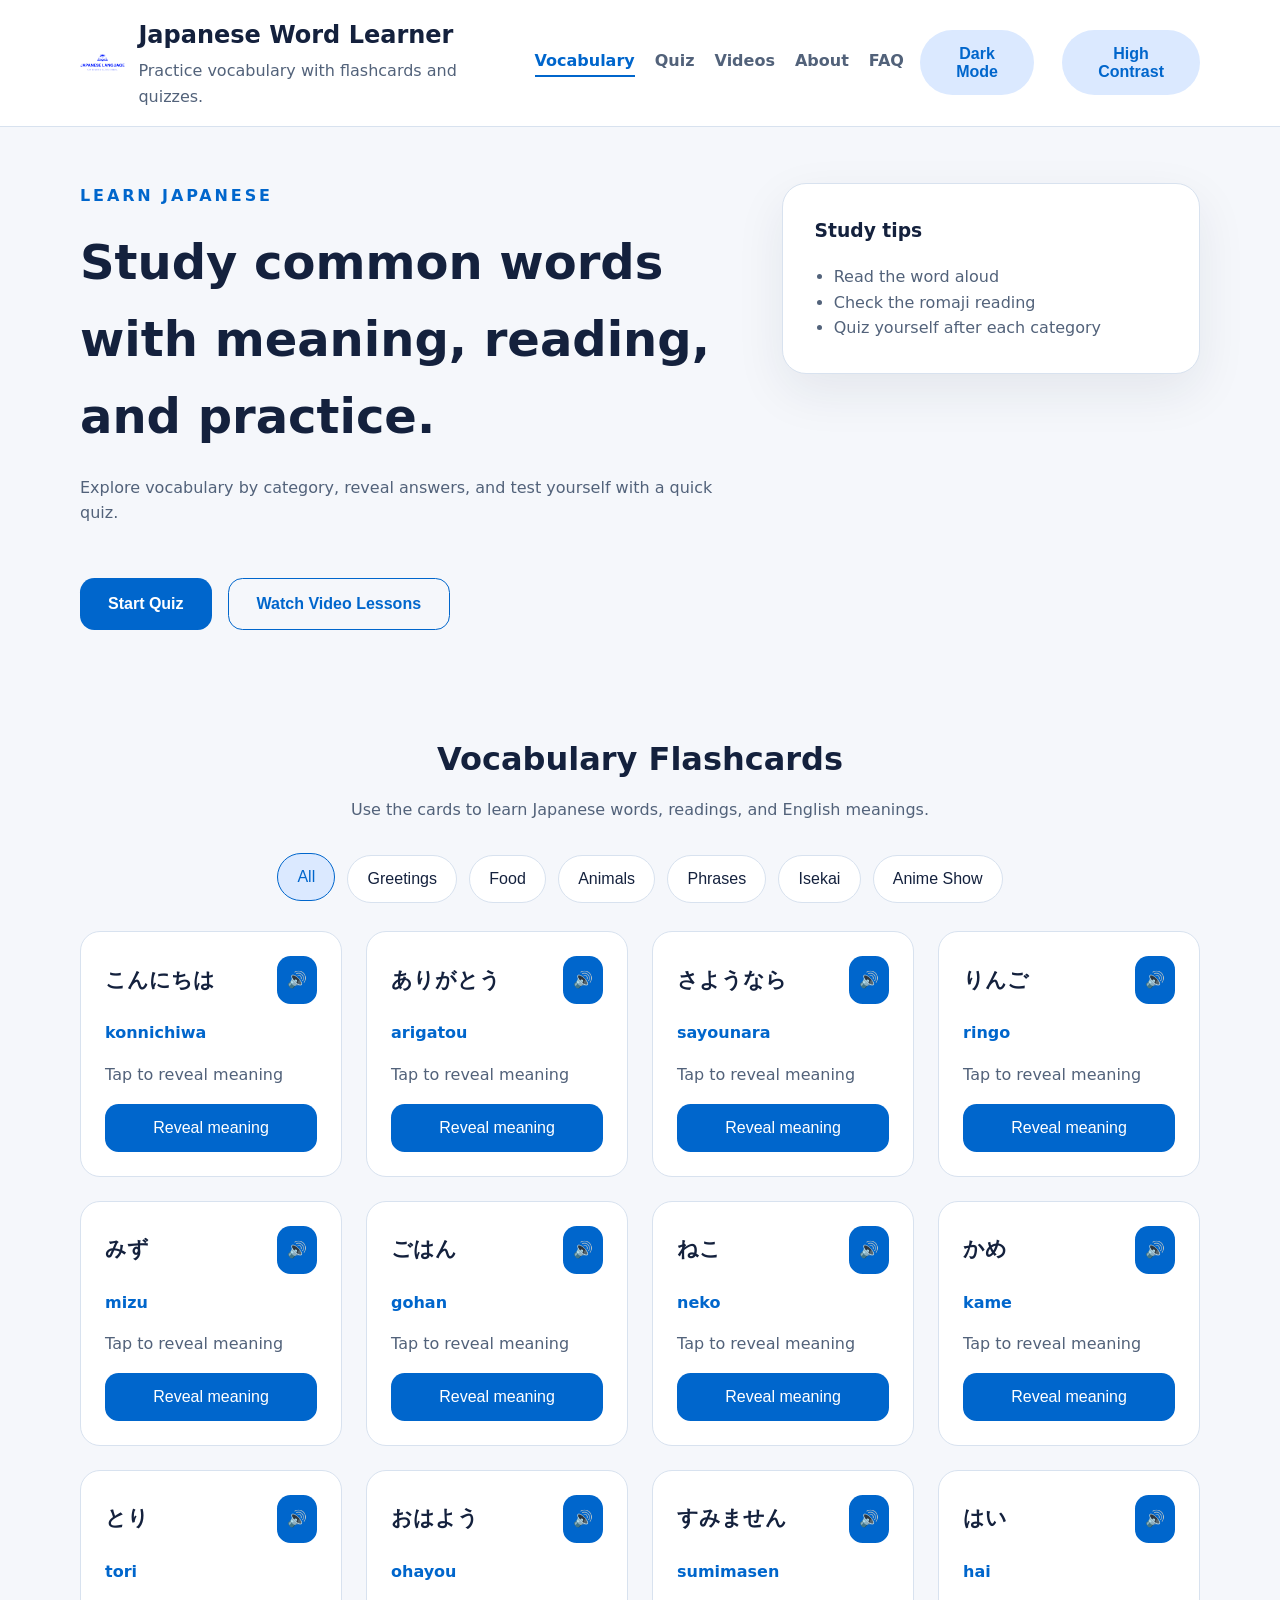
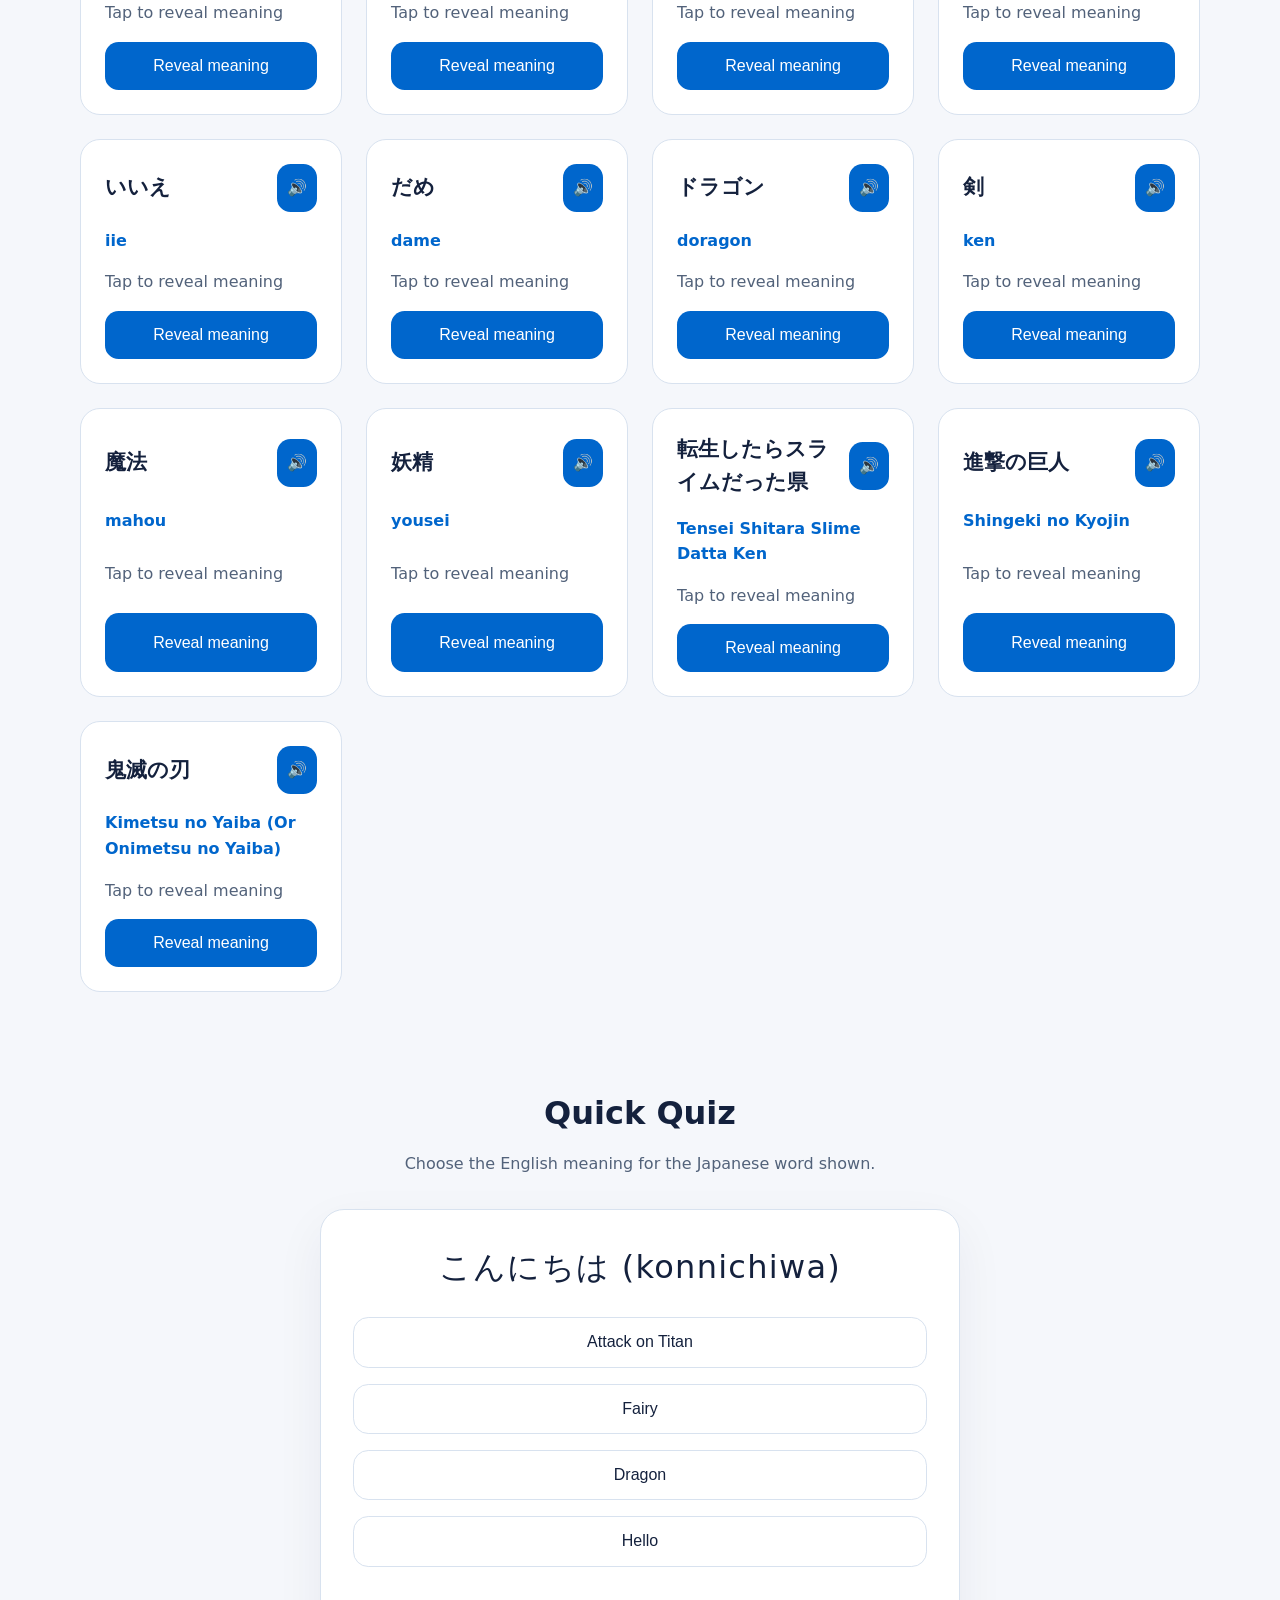
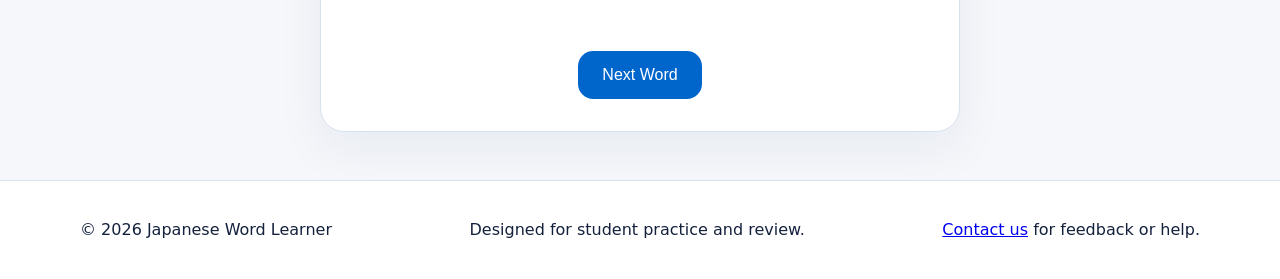
<file: index.html>
<!DOCTYPE html>
<html lang="en">
<head>
  <meta charset="UTF-8" />
  <meta name="viewport" content="width=device-width, initial-scale=1.0" />
  <title>Japanese Word Learner</title>
  <link rel="icon" href="image/favicon.ico" type="image/x-icon" />
  <link rel="stylesheet" href="styles.css" />
</head>
<body>
  <noscript>
    <div class="noscript-banner">
      <div class="container">
        <p>This site requires JavaScript to display the flashcards and quiz. Please enable JavaScript in your browser to use all features.</p>
      </div>
    </div>
  </noscript>
  <a class="skip-link" href="#main-content">Skip to main content</a>

  <header class="site-header">
    <div class="container header-inner">
      <div class="site-brand">
        <img src="image/high-resolution-color-logo.png" alt="Japanese Word Learner logo" class="site-logo" />
        <div>
          <h1>Japanese Word Learner</h1>
          <p>Practice vocabulary with flashcards and quizzes.</p>
        </div>
      </div>
      <nav class="main-nav" role="navigation" aria-label="Primary site navigation">
        <a href="#vocab">Vocabulary</a>
        <a href="quiz.html">Quiz</a>
        <a href="videos.html">Videos</a>
        <a href="about.html">About</a>
        <a href="faq.html">FAQ</a>
      </nav>
      <button id="themeToggle" class="theme-toggle" type="button">Dark Mode</button>
      <button id="contrastToggle" class="theme-toggle accessibility-toggle" type="button">High Contrast</button>
    </div>
  </header>

  <main id="main-content" tabindex="-1">
    <section class="hero">
      <div class="container hero-grid">
        <div>
          <span class="eyebrow">Learn Japanese</span>
          <h2>Study common words with meaning, reading, and practice.</h2>
          <p>Explore vocabulary by category, reveal answers, and test yourself with a quick quiz.</p>
          <div class="hero-actions">
            <button id="startQuizBtn">Start Quiz</button>
            <button class="secondary" onclick="location.href='videos.html'">Watch Video Lessons</button>
          </div>
        </div>
        <div class="hero-card">
          <h3>Study tips</h3>
          <ul>
            <li>Read the word aloud</li>
            <li>Check the romaji reading</li>
            <li>Quiz yourself after each category</li>
          </ul>
        </div>
      </div>
    </section>

    <section id="vocab" class="section vocab-section">
      <div class="container">
        <div class="section-header">
          <h2>Vocabulary Flashcards</h2>
          <p>Use the cards to learn Japanese words, readings, and English meanings.</p>
        </div>
        <div class="category-buttons" id="categoryButtons"></div>
        <div class="cards-grid" id="cardsGrid"></div>
      </div>
    </section>

    <section id="quiz" class="section quiz-section">
      <div class="container">
        <div class="section-header">
          <h2>Quick Quiz</h2>
          <p>Choose the English meaning for the Japanese word shown.</p>
        </div>
        <div class="quiz-card">
          <p class="quiz-word" id="quizWord"></p>
          <div class="quiz-options" id="quizOptions"></div>
          <p class="quiz-feedback" id="quizFeedback"></p>
          <button id="nextQuestionBtn">Next Word</button>
        </div>
      </div>
    </section>
  </main>

  <footer class="site-footer">
    <div class="container footer-inner">
      <p>&copy; 2026 Japanese Word Learner</p>
      <p>Designed for student practice and review.</p>
      <p><a href="contact.html">Contact us</a> for feedback or help.</p>
    </div>
  </footer>

  <script src="script.js"></script>
</body>
</html>
</file>
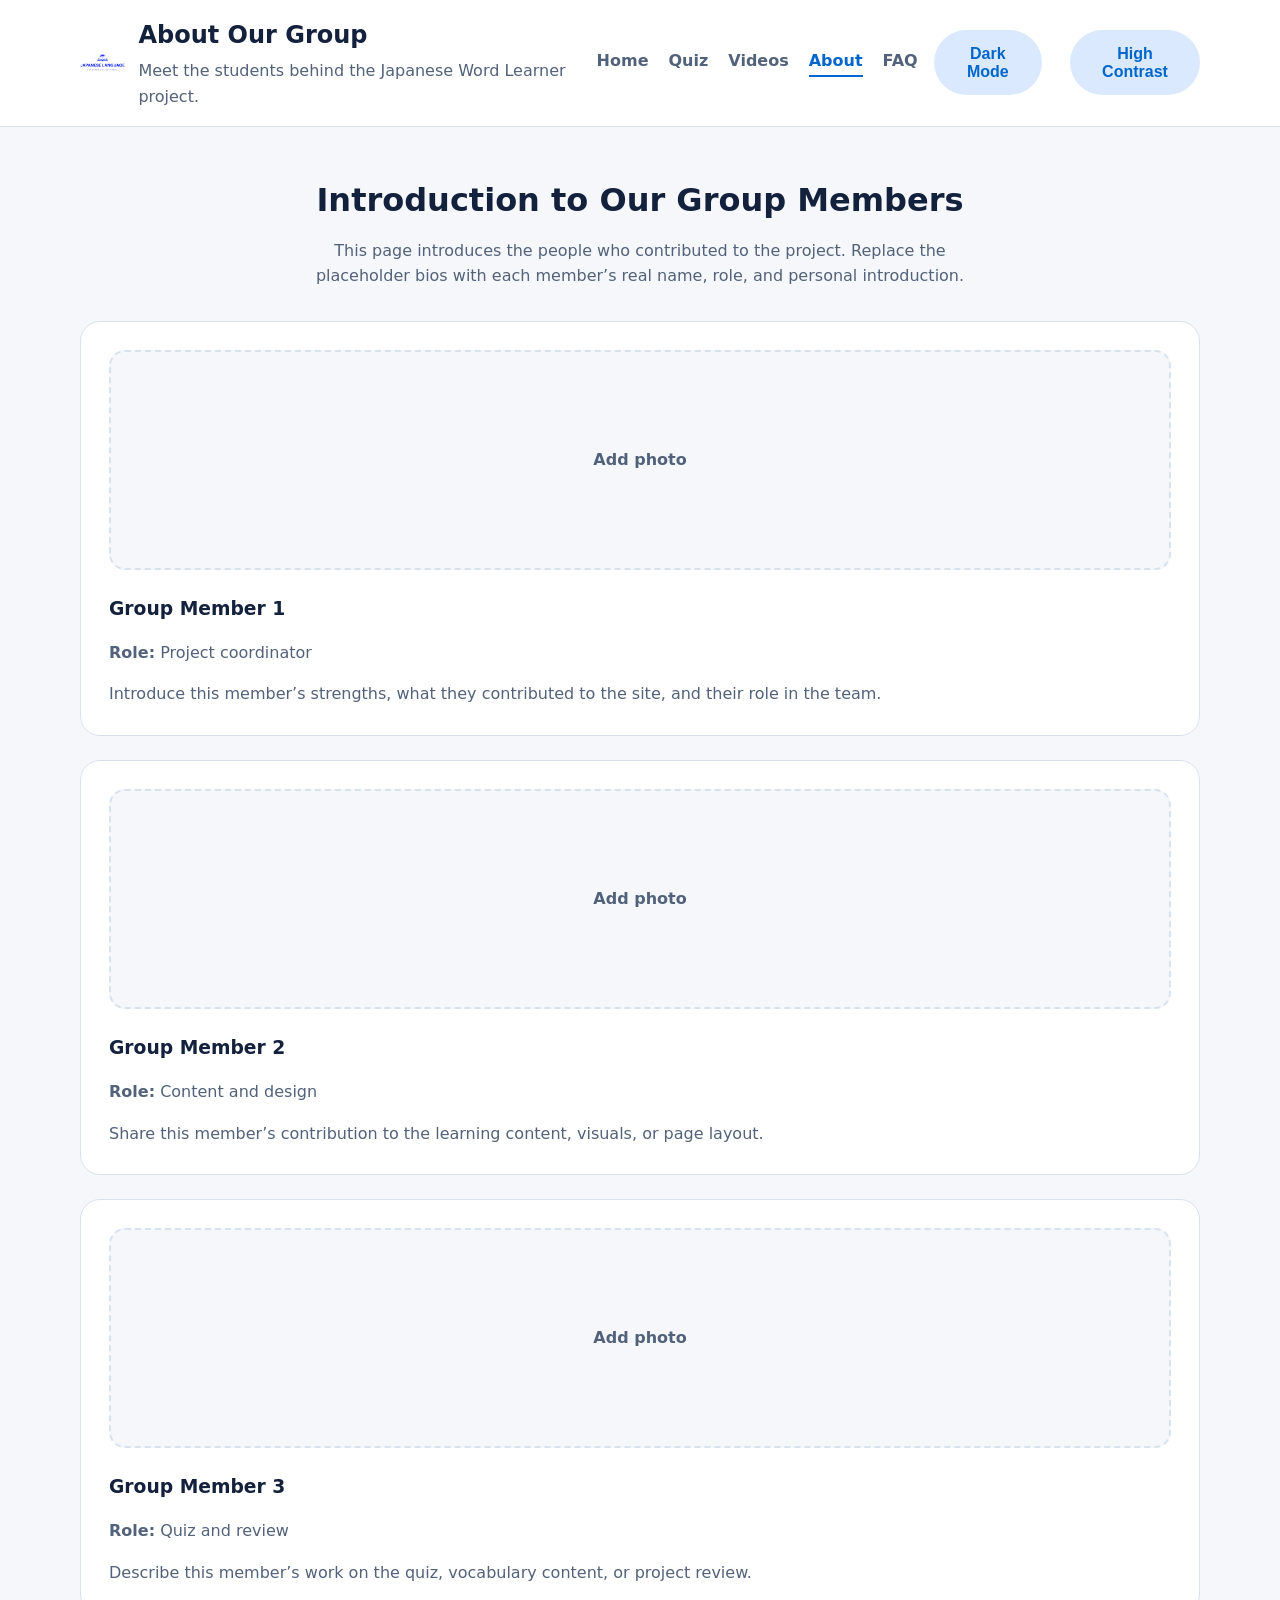
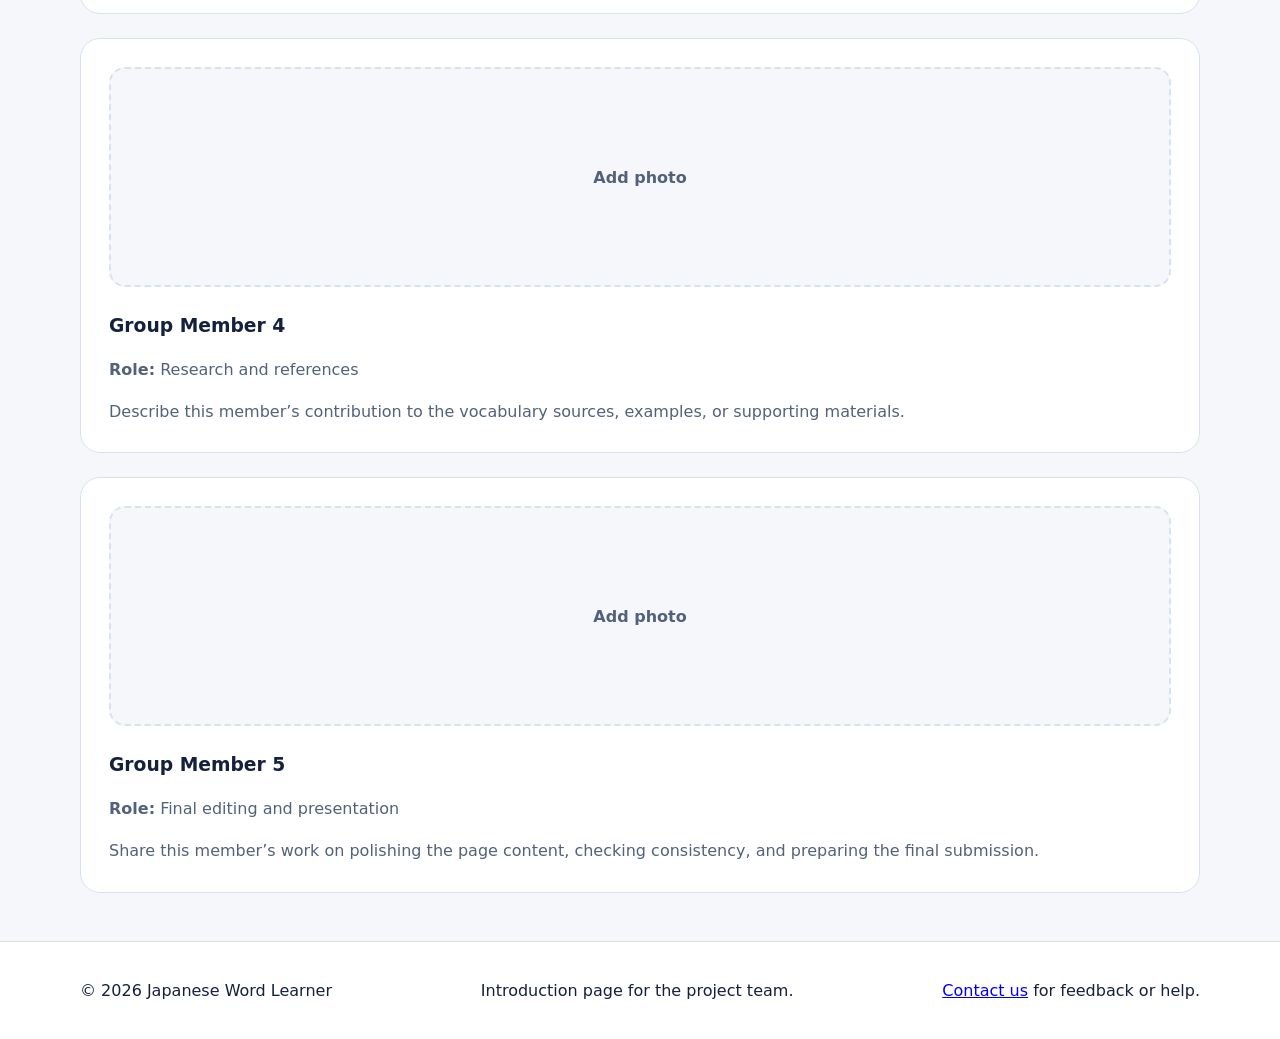
<file: about.html>
<!DOCTYPE html>
<html lang="en">
<head>
  <meta charset="UTF-8" />
  <meta name="viewport" content="width=device-width, initial-scale=1.0" />
  <title>About Our Group - Japanese Word Learner</title>
  <link rel="icon" href="image/high-resolution-color-logo.png" type="image/png" />
  <link rel="stylesheet" href="styles.css" />
</head>
<body>
  <noscript>
    <div class="noscript-banner">
      <div class="container">
        <p>This page is best viewed with JavaScript enabled. Please enable JavaScript in your browser.</p>
      </div>
    </div>
  </noscript>
  <a class="skip-link" href="#main-content">Skip to main content</a>

  <header class="site-header">
    <div class="container header-inner">
      <div class="site-brand">
        <img src="image/high-resolution-color-logo.png" alt="Japanese Word Learner logo" class="site-logo" />
        <div>
          <h1>About Our Group</h1>
          <p>Meet the students behind the Japanese Word Learner project.</p>
        </div>
      </div>
      <nav class="main-nav" role="navigation" aria-label="Primary site navigation">
        <a href="index.html">Home</a>
        <a href="quiz.html">Quiz</a>
        <a href="videos.html">Videos</a>
        <a href="about.html">About</a>
        <a href="faq.html">FAQ</a>
      </nav>
      <button id="themeToggle" class="theme-toggle" type="button">Dark Mode</button>
      <button id="contrastToggle" class="theme-toggle accessibility-toggle" type="button">High Contrast</button>
    </div>
  </header>

  <main id="main-content" tabindex="-1">
    <section class="section">
      <div class="container">
        <div class="section-header">
          <h2>Introduction to Our Group Members</h2>
          <p>This page introduces the people who contributed to the project. Replace the placeholder bios with each member’s real name, role, and personal introduction.</p>
        </div>

        <div class="video-cards">
          <article class="video-card">
            <div class="member-photo-placeholder" aria-hidden="true">Add photo</div>
            <h3>Group Member 1</h3>
            <p><strong>Role:</strong> Project coordinator</p>
            <p>Introduce this member’s strengths, what they contributed to the site, and their role in the team.</p>
          </article>

          <article class="video-card">
            <div class="member-photo-placeholder" aria-hidden="true">Add photo</div>
            <h3>Group Member 2</h3>
            <p><strong>Role:</strong> Content and design</p>
            <p>Share this member’s contribution to the learning content, visuals, or page layout.</p>
          </article>

          <article class="video-card">
            <div class="member-photo-placeholder" aria-hidden="true">Add photo</div>
            <h3>Group Member 3</h3>
            <p><strong>Role:</strong> Quiz and review</p>
            <p>Describe this member’s work on the quiz, vocabulary content, or project review.</p>
          </article>

          <article class="video-card">
            <div class="member-photo-placeholder" aria-hidden="true">Add photo</div>
            <h3>Group Member 4</h3>
            <p><strong>Role:</strong> Research and references</p>
            <p>Describe this member’s contribution to the vocabulary sources, examples, or supporting materials.</p>
          </article>

          <article class="video-card">
            <div class="member-photo-placeholder" aria-hidden="true">Add photo</div>
            <h3>Group Member 5</h3>
            <p><strong>Role:</strong> Final editing and presentation</p>
            <p>Share this member’s work on polishing the page content, checking consistency, and preparing the final submission.</p>
          </article>
        </div>
      </div>
    </section>
  </main>

  <footer class="site-footer">
    <div class="container footer-inner">
      <p>&copy; 2026 Japanese Word Learner</p>
      <p>Introduction page for the project team.</p>
      <p><a href="contact.html">Contact us</a> for feedback or help.</p>
    </div>
  </footer>
  <script src="script.js"></script>
</body>
</html>
</file>
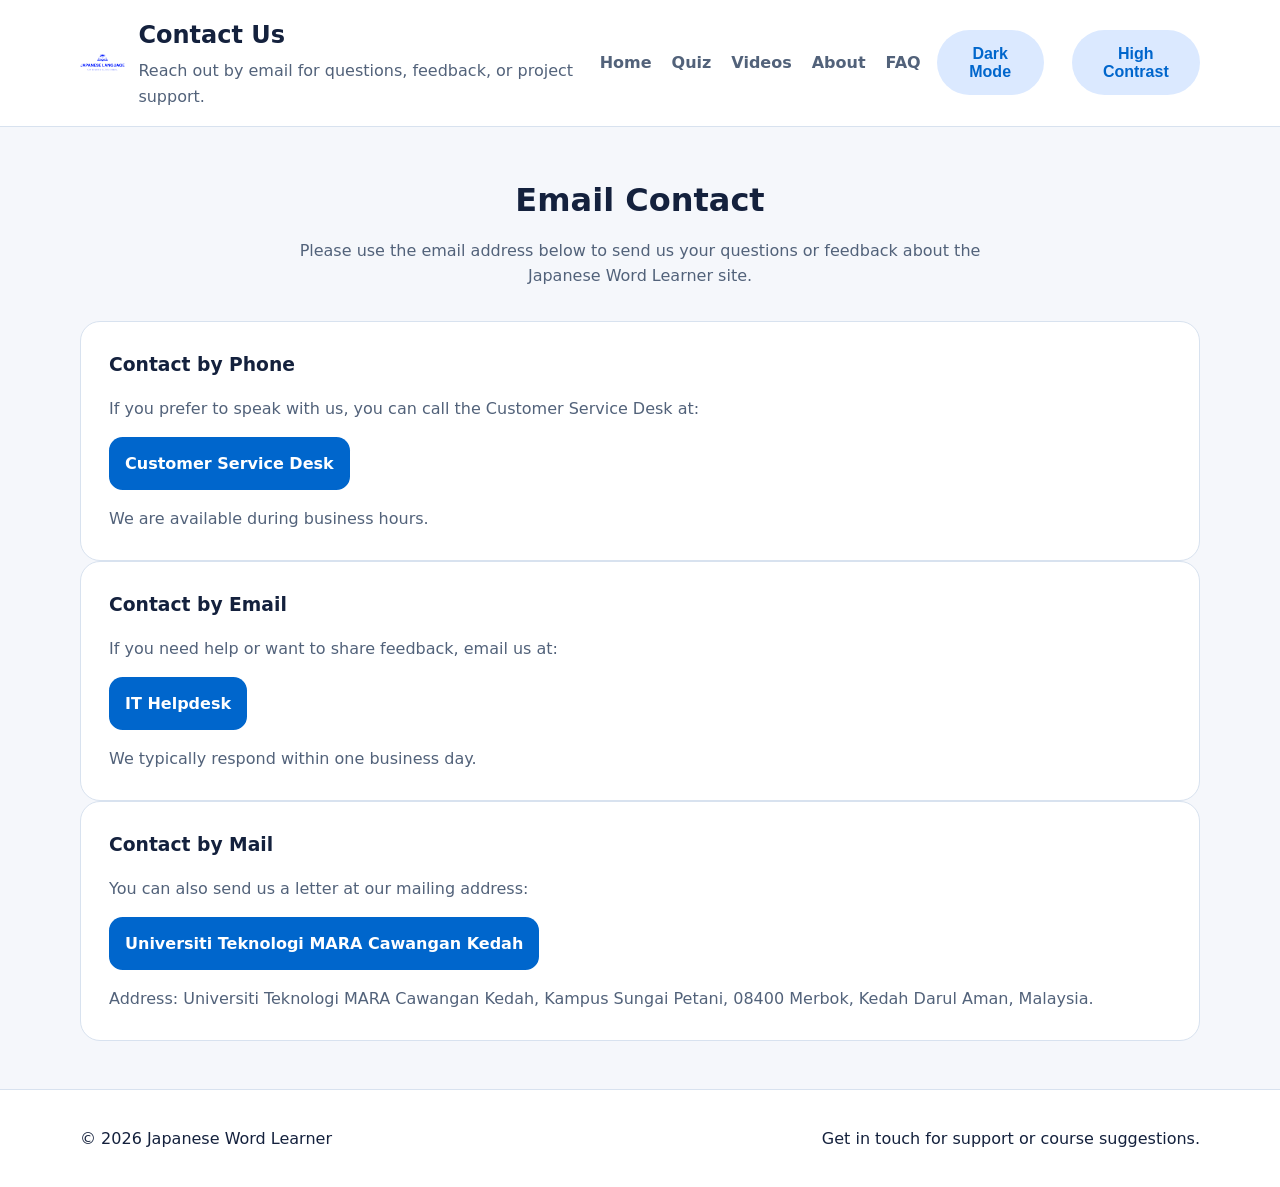
<file: contact.html>
<!DOCTYPE html>
<html lang="en">
<head>
  <meta charset="UTF-8" />
  <meta name="viewport" content="width=device-width, initial-scale=1.0" />
  <title>Contact Us - Japanese Word Learner</title>
  <link rel="icon" href="image/high-resolution-color-logo.png" type="image/png" />
  <link rel="stylesheet" href="styles.css" />
</head>
<body>
  <noscript>
    <div class="noscript-banner">
      <div class="container">
        <p>This page is best viewed with JavaScript enabled. Please enable JavaScript to use the interactive features.</p>
      </div>
    </div>
  </noscript>
  <a class="skip-link" href="#main-content">Skip to main content</a>

  <header class="site-header">
    <div class="container header-inner">
      <div class="site-brand">
        <img src="image/high-resolution-color-logo.png" alt="Japanese Word Learner logo" class="site-logo" />
        <div>
          <h1>Contact Us</h1>
          <p>Reach out by email for questions, feedback, or project support.</p>
        </div>
      </div>
      <nav class="main-nav" role="navigation" aria-label="Primary site navigation">
        <a href="index.html">Home</a>
        <a href="quiz.html">Quiz</a>
        <a href="videos.html">Videos</a>
        <a href="about.html">About</a>
        <a href="faq.html">FAQ</a>
      </nav>
      <button id="themeToggle" class="theme-toggle" type="button">Dark Mode</button>
      <button id="contrastToggle" class="theme-toggle accessibility-toggle" type="button">High Contrast</button>
    </div>
  </header>

  <main id="main-content" tabindex="-1">
    <section class="section">
      <div class="container">
        <div class="section-header">
          <h2>Email Contact</h2>
          <p>Please use the email address below to send us your questions or feedback about the Japanese Word Learner site.</p>
        </div>

        <div class="video-card">
          <h3>Contact by Phone</h3>
          <p>If you prefer to speak with us, you can call the Customer Service Desk at:</p>
          <p><a class="card-button" href="tel:+601111299364">Customer Service Desk</a></p>
          <p>We are available during business hours.</p>
        </div>

        <div class="video-card">
          <h3>Contact by Email</h3>
          <p>If you need help or want to share feedback, email us at:</p>
          <p><a class="card-button" href="mailto:2026120197@student.uitm.edu.my">IT Helpdesk</a></p>
          <p>We typically respond within one business day.</p>
        </div>

        <div class="video-card">
          <h3>Contact by Mail</h3>
          <p>You can also send us a letter at our mailing address:</p>
          <p><a class="card-button" href="https://maps.app.goo.gl/UvUfxw1hRhCm6kx57">Universiti Teknologi MARA Cawangan Kedah</a></p>
          <p>Address: Universiti Teknologi MARA Cawangan Kedah, Kampus Sungai Petani, 08400 Merbok, Kedah Darul Aman, Malaysia.</p>
        </div>
      </div>
    </section>
  </main>

  <footer class="site-footer">
    <div class="container footer-inner">
      <p>&copy; 2026 Japanese Word Learner</p>
      <p>Get in touch for support or course suggestions.</p>
    </div>
  </footer>
  <script src="script.js"></script>
</body>
</html>
</file>
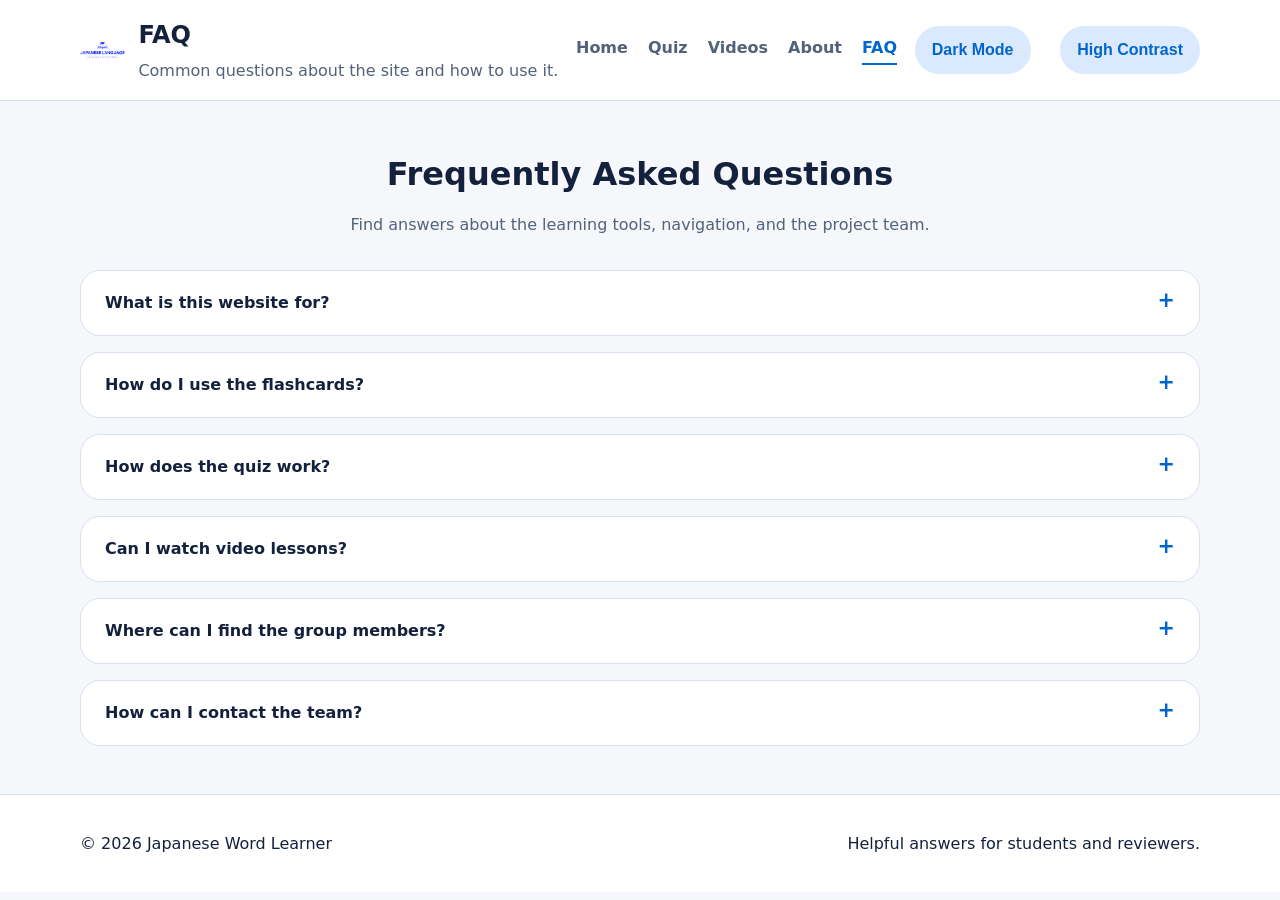
<file: faq.html>
<!DOCTYPE html>
<html lang="en">
<head>
  <meta charset="UTF-8" />
  <meta name="viewport" content="width=device-width, initial-scale=1.0" />
  <title>FAQ - Japanese Word Learner</title>
  <link rel="icon" href="image/high-resolution-color-logo.png" type="image/png" />
  <link rel="stylesheet" href="styles.css" />
</head>
<body>
  <noscript>
    <div class="noscript-banner">
      <div class="container">
        <p>This FAQ page is best viewed with JavaScript enabled. Please enable JavaScript in your browser.</p>
      </div>
    </div>
  </noscript>
  <a class="skip-link" href="#main-content">Skip to main content</a>

  <header class="site-header">
    <div class="container header-inner">
      <div class="site-brand">
        <img src="image/high-resolution-color-logo.png" alt="Japanese Word Learner logo" class="site-logo" />
        <div>
          <h1>FAQ</h1>
          <p>Common questions about the site and how to use it.</p>
        </div>
      </div>
      <nav class="main-nav" role="navigation" aria-label="Primary site navigation">
        <a href="index.html">Home</a>
        <a href="quiz.html">Quiz</a>
        <a href="videos.html">Videos</a>
        <a href="about.html">About</a>
        <a href="faq.html">FAQ</a>
      </nav>
      <button id="themeToggle" class="theme-toggle" type="button">Dark Mode</button>
      <button id="contrastToggle" class="theme-toggle accessibility-toggle" type="button">High Contrast</button>
    </div>
  </header>

  <main id="main-content" tabindex="-1">
    <section class="section">
      <div class="container">
        <div class="section-header">
          <h2>Frequently Asked Questions</h2>
          <p>Find answers about the learning tools, navigation, and the project team.</p>
        </div>

        <div class="faq-list">
          <details class="faq-item">
            <summary>What is this website for?</summary>
            <p>This site is designed to help students practice basic Japanese vocabulary through flashcards, quizzes, and short video lessons.</p>
          </details>

          <details class="faq-item">
            <summary>How do I use the flashcards?</summary>
            <p>Choose a vocabulary category, review the word and reading, then click the flip or reveal button to check the meaning.</p>
          </details>

          <details class="faq-item">
            <summary>How does the quiz work?</summary>
            <p>The quiz shows a Japanese word and asks you to choose the correct English meaning from the options provided.</p>
          </details>

          <details class="faq-item">
            <summary>Can I watch video lessons?</summary>
            <p>Yes. The Videos page contains themed lesson pages for greetings, food, and animals.</p>
          </details>

          <details class="faq-item">
            <summary>Where can I find the group members?</summary>
            <p>Visit the About page to read the introduction and placeholder bios for all group members.</p>
          </details>

          <details class="faq-item">
            <summary>How can I contact the team?</summary>
            <p>You can visit the footer link on any page to open the contact page and send us an email.</p>
          </details>
        </div>
      </div>
    </section>
  </main>

  <footer class="site-footer">
    <div class="container footer-inner">
      <p>&copy; 2026 Japanese Word Learner</p>
      <p>Helpful answers for students and reviewers.</p>
    </div>
  </footer>
  <script src="script.js"></script>
</body>
</html>
</file>
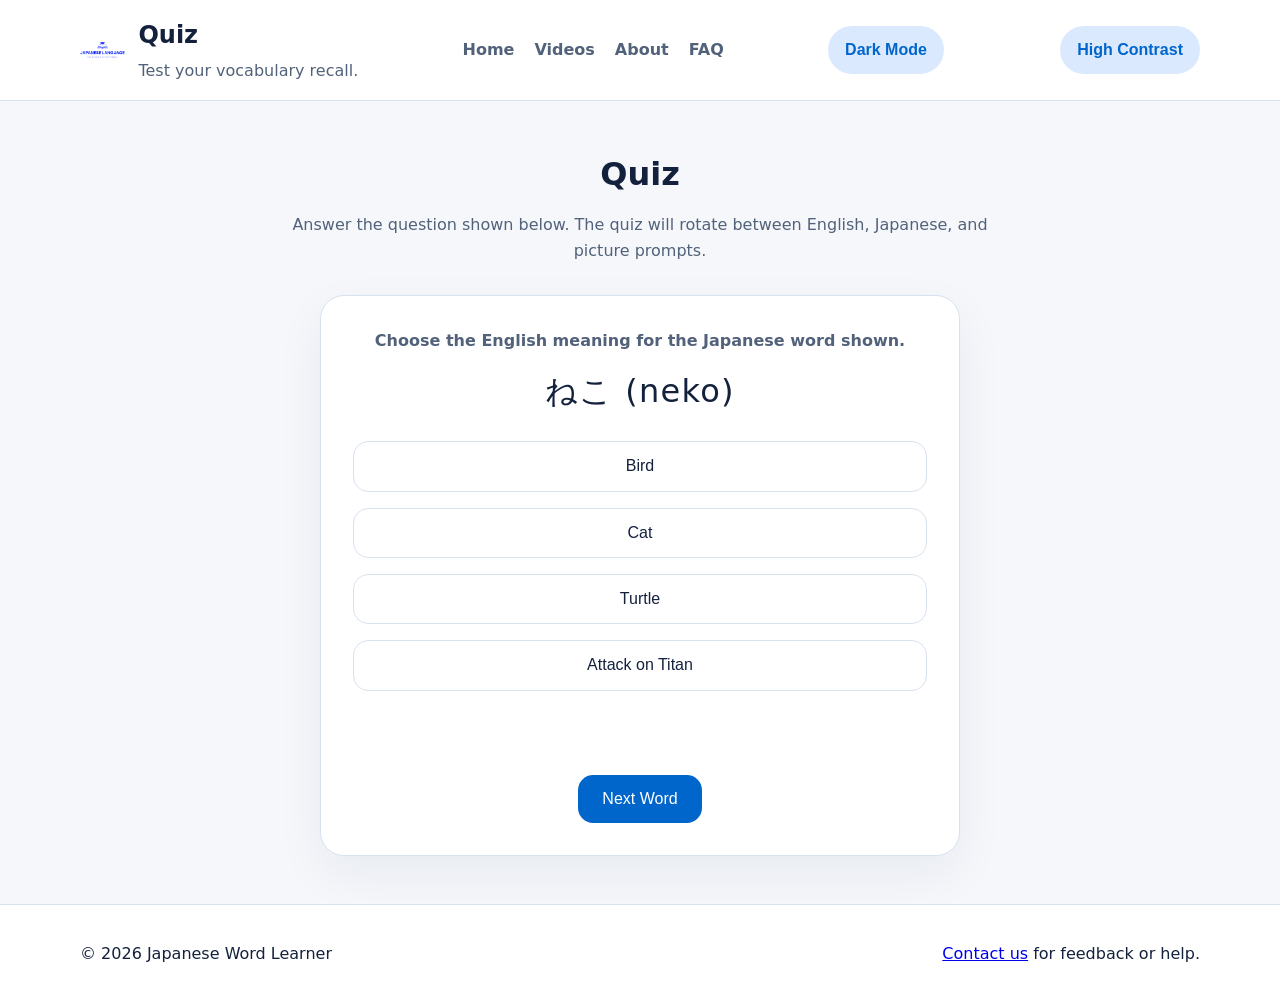
<file: quiz.html>
<!DOCTYPE html>
<html lang="en">
<head>
  <meta charset="UTF-8" />
  <meta name="viewport" content="width=device-width, initial-scale=1.0" />
  <title>Quiz - Japanese Word Learner</title>
  <link rel="icon" href="image/high-resolution-color-logo.png" type="image/png" />
  <link rel="stylesheet" href="styles.css" />
</head>
<body>
  <noscript>
    <div class="noscript-banner">
      <div class="container">
        <p>This site requires JavaScript to run the quiz. Please enable JavaScript in your browser to use all features.</p>
      </div>
    </div>
  </noscript>
  <a class="skip-link" href="#main-content">Skip to main content</a>

  <header class="site-header">
    <div class="container header-inner">
      <div class="site-brand">
        <img src="image/high-resolution-color-logo.png" alt="Japanese Word Learner logo" class="site-logo" />
        <div>
          <h1>Quiz</h1>
          <p>Test your vocabulary recall.</p>
        </div>
      </div>
      <nav class="main-nav" role="navigation" aria-label="Primary site navigation">
        <a href="index.html">Home</a>
        <a href="videos.html">Videos</a>
        <a href="about.html">About</a>
        <a href="faq.html">FAQ</a>
      </nav>
      <button id="themeToggle" class="theme-toggle" type="button">Dark Mode</button>
      <button id="contrastToggle" class="theme-toggle accessibility-toggle" type="button">High Contrast</button>
    </div>
  </header>

  <main id="main-content" tabindex="-1">
    <section id="quiz" class="section quiz-section">
      <div class="container">
        <div class="section-header">
          <h2>Quiz</h2>
          <p>Answer the question shown below. The quiz will rotate between English, Japanese, and picture prompts.</p>
        </div>
        <div class="quiz-card">
          <p class="quiz-type" id="quizType"></p>
          <p class="quiz-word" id="quizWord"></p>
          <div class="quiz-options" id="quizOptions"></div>
          <p class="quiz-feedback" id="quizFeedback" role="status" aria-live="polite"></p>
          <button id="nextQuestionBtn">Next Word</button>
        </div>
      </div>
    </section>
  </main>

  <footer class="site-footer">
    <div class="container footer-inner">
      <p>&copy; 2026 Japanese Word Learner</p>
      <p><a href="contact.html">Contact us</a> for feedback or help.</p>
    </div>
  </footer>

  <script src="script.js"></script>
</body>
</html>
</file>
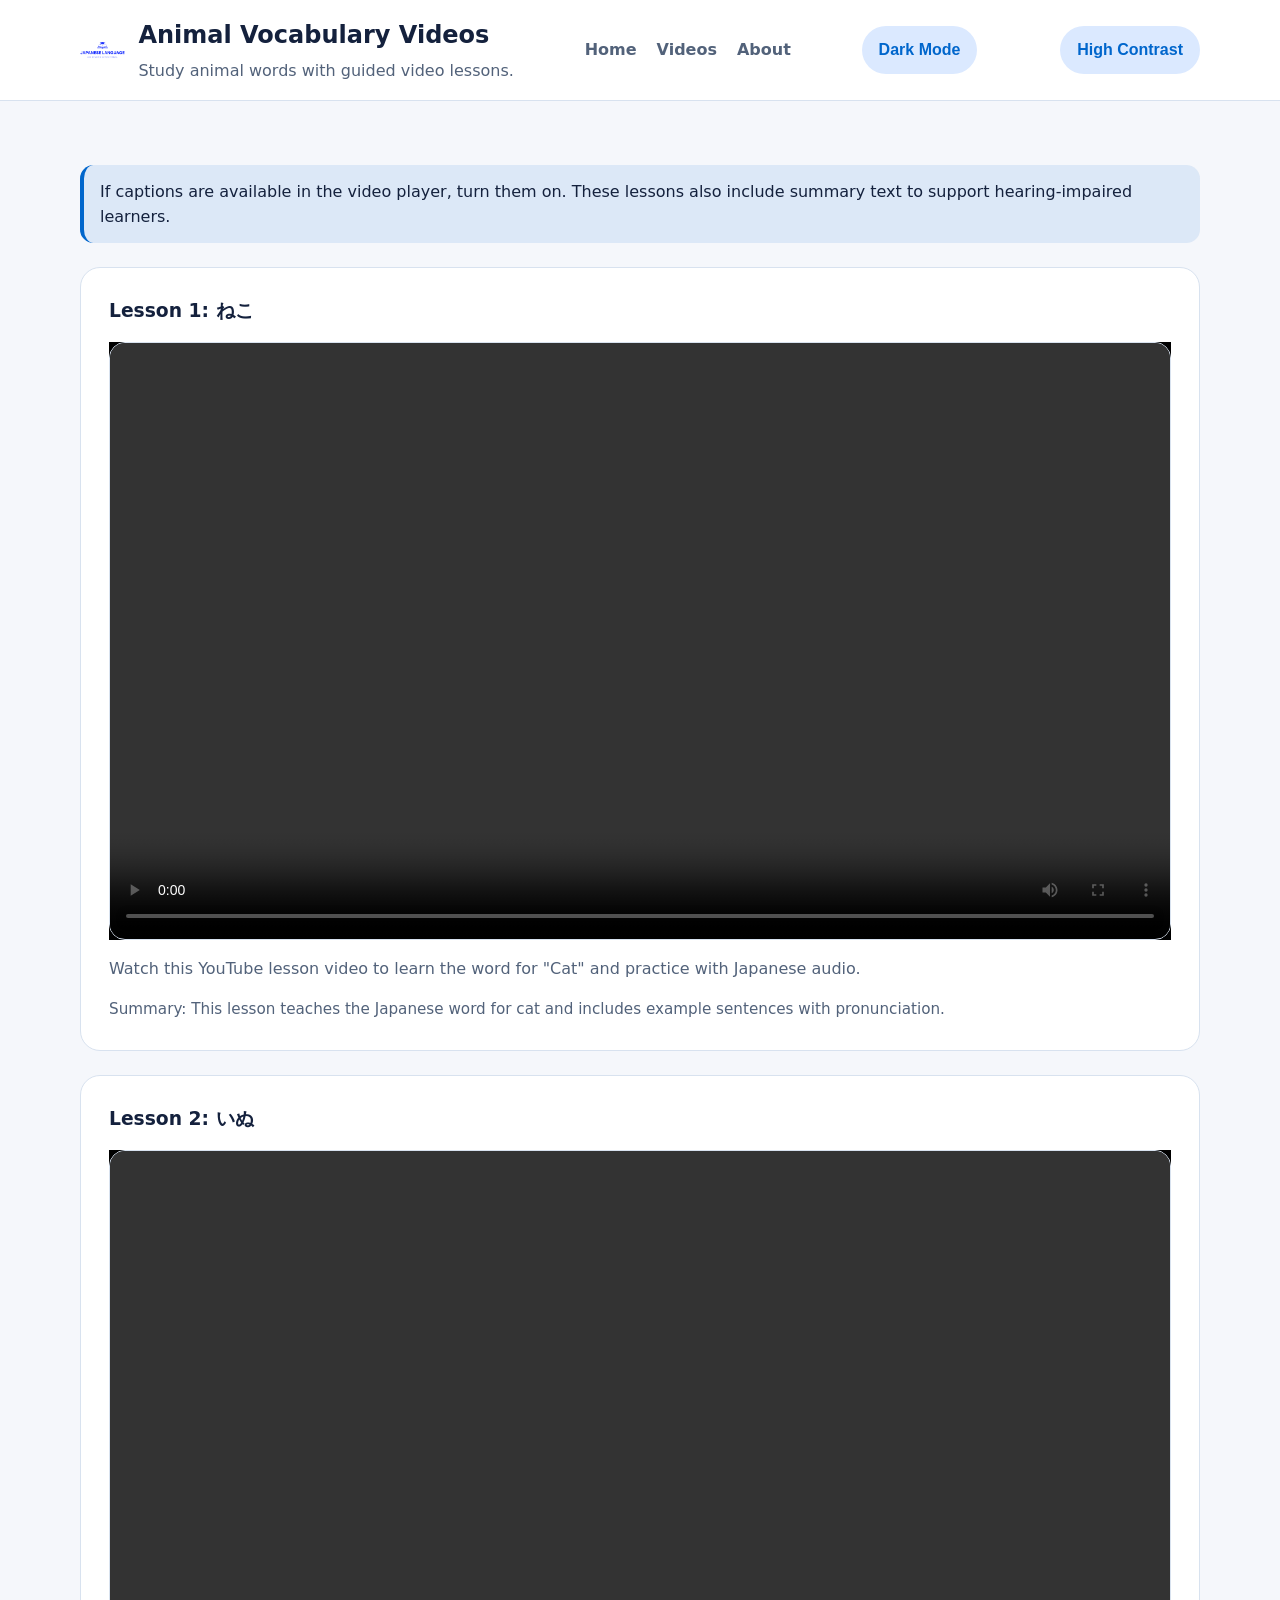
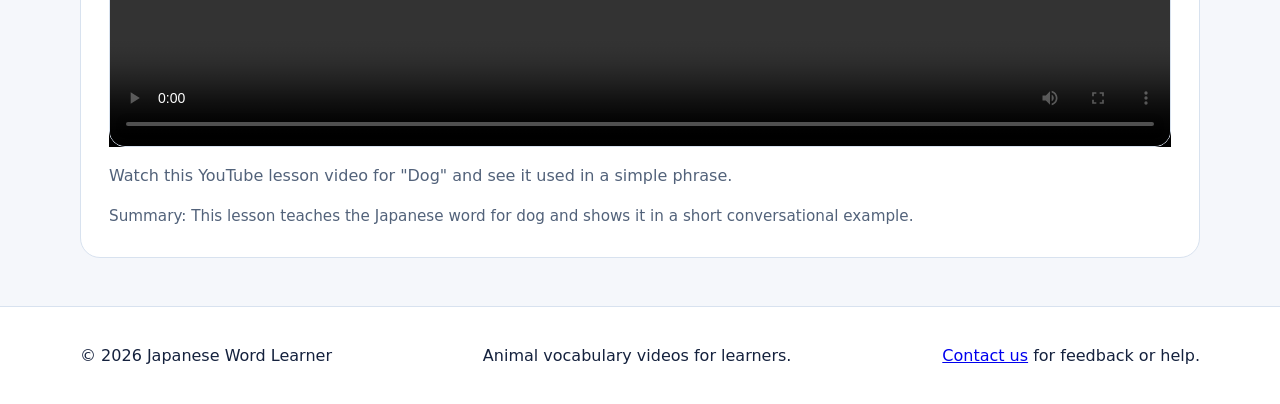
<file: video-animals.html>
<!DOCTYPE html>
<html lang="en">
<head>
  <meta charset="UTF-8" />
  <meta name="viewport" content="width=device-width, initial-scale=1.0" />
  <title>Animal Videos - Japanese Word Learner</title>
  <link rel="icon" href="image/high-resolution-color-logo.png" type="image/png" />
  <link rel="stylesheet" href="styles.css" />
  <script src="video-player.js" defer></script>
</head>
<body>
  <noscript>
    <div class="noscript-banner">
      <div class="container">
        <p>This page is best viewed with JavaScript enabled. Please enable JavaScript in your browser.</p>
      </div>
    </div>
  </noscript>
  <a class="skip-link" href="#main-content">Skip to main content</a>

  <header class="site-header">
    <div class="container header-inner">
      <div class="site-brand">
        <img src="image/high-resolution-color-logo.png" alt="Japanese Word Learner logo" class="site-logo" />
        <div>
          <h1>Animal Vocabulary Videos</h1>
          <p>Study animal words with guided video lessons.</p>
        </div>
      </div>
      <nav class="main-nav" role="navigation" aria-label="Primary site navigation">
        <a href="index.html">Home</a>
        <a href="videos.html">Videos</a>
        <a href="about.html">About</a>
      </nav>
      <button id="themeToggle" class="theme-toggle" type="button">Dark Mode</button>
      <button id="contrastToggle" class="theme-toggle accessibility-toggle" type="button">High Contrast</button>
    </div>
  </header>

  <main id="main-content" tabindex="-1">
    <section class="section">
      <div class="container video-list">
        <p class="accessible-note">If captions are available in the video player, turn them on. These lessons also include summary text to support hearing-impaired learners.</p>
        <article class="video-card">
          <h3>Lesson 1: ねこ</h3>
          <div class="video-player" data-video-src="https://interactive-examples.mdn.mozilla.net/media/cc0-videos/flower.mp4" aria-label="Video lesson for the word ねこ"></div>
          <p>Watch this YouTube lesson video to learn the word for "Cat" and practice with Japanese audio.</p>
          <p class="video-caption">Summary: This lesson teaches the Japanese word for cat and includes example sentences with pronunciation.</p>
        </article>
        <article class="video-card">
          <h3>Lesson 2: いぬ</h3>
          <div class="video-player" data-video-src="https://interactive-examples.mdn.mozilla.net/media/cc0-videos/flower.mp4" aria-label="Video lesson for the word いぬ"></div>
          <p>Watch this YouTube lesson video for "Dog" and see it used in a simple phrase.</p>
          <p class="video-caption">Summary: This lesson teaches the Japanese word for dog and shows it in a short conversational example.</p>
        </article>
      </div>
    </section>
  </main>

  <footer class="site-footer">
    <div class="container footer-inner">
      <p>&copy; 2026 Japanese Word Learner</p>
      <p>Animal vocabulary videos for learners.</p>
      <p><a href="contact.html">Contact us</a> for feedback or help.</p>
    </div>
  </footer>
  <script src="script.js"></script>
</body>
</html>
</file>
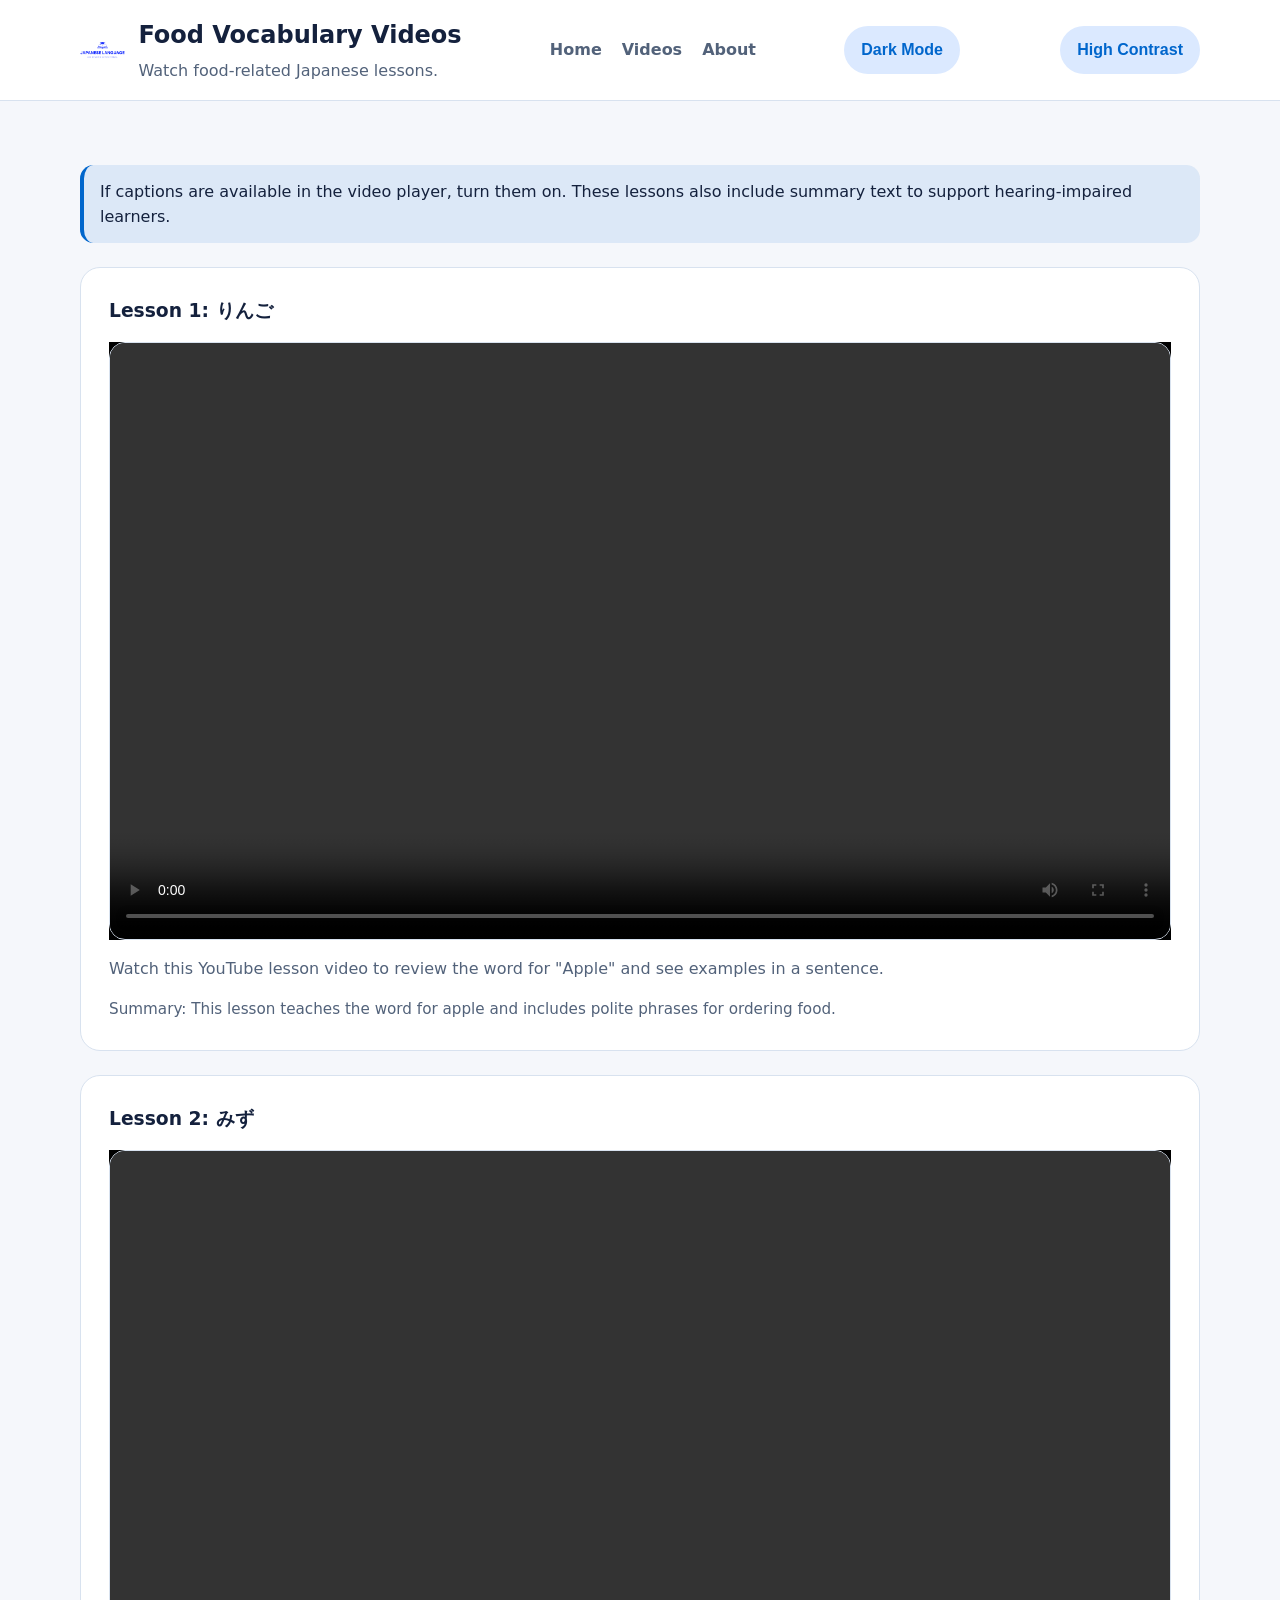
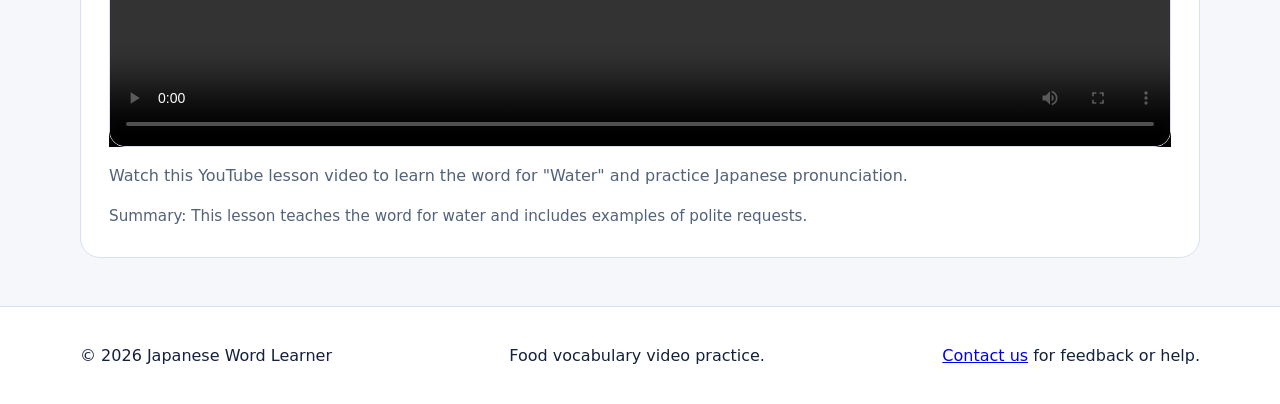
<file: video-food.html>
<!DOCTYPE html>
<html lang="en">
<head>
  <meta charset="UTF-8" />
  <meta name="viewport" content="width=device-width, initial-scale=1.0" />
  <title>Food Videos - Japanese Word Learner</title>
  <link rel="icon" href="image/high-resolution-color-logo.png" type="image/png" />
  <link rel="stylesheet" href="styles.css" />
  <script src="video-player.js" defer></script>
</head>
<body>
  <noscript>
    <div class="noscript-banner">
      <div class="container">
        <p>This page is best viewed with JavaScript enabled. Please enable JavaScript in your browser.</p>
      </div>
    </div>
  </noscript>
  <a class="skip-link" href="#main-content">Skip to main content</a>

  <header class="site-header">
    <div class="container header-inner">
      <div class="site-brand">
        <img src="image/high-resolution-color-logo.png" alt="Japanese Word Learner logo" class="site-logo" />
        <div>
          <h1>Food Vocabulary Videos</h1>
          <p>Watch food-related Japanese lessons.</p>
        </div>
      </div>
      <nav class="main-nav" role="navigation" aria-label="Primary site navigation">
        <a href="index.html">Home</a>
        <a href="videos.html">Videos</a>
        <a href="about.html">About</a>
      </nav>
      <button id="themeToggle" class="theme-toggle" type="button">Dark Mode</button>
      <button id="contrastToggle" class="theme-toggle accessibility-toggle" type="button">High Contrast</button>
    </div>
  </header>

  <main id="main-content" tabindex="-1">
    <section class="section">
      <div class="container video-list">
        <p class="accessible-note">If captions are available in the video player, turn them on. These lessons also include summary text to support hearing-impaired learners.</p>
        <article class="video-card">
          <h3>Lesson 1: りんご</h3>
          <div class="video-player" data-video-src="https://interactive-examples.mdn.mozilla.net/media/cc0-videos/flower.mp4" aria-label="Video lesson for the word りんご"></div>
          <p>Watch this YouTube lesson video to review the word for "Apple" and see examples in a sentence.</p>
          <p class="video-caption">Summary: This lesson teaches the word for apple and includes polite phrases for ordering food.</p>
        </article>
        <article class="video-card">
          <h3>Lesson 2: みず</h3>
          <div class="video-player" data-video-src="https://interactive-examples.mdn.mozilla.net/media/cc0-videos/flower.mp4" aria-label="Video lesson for the word みず"></div>
          <p>Watch this YouTube lesson video to learn the word for "Water" and practice Japanese pronunciation.</p>
          <p class="video-caption">Summary: This lesson teaches the word for water and includes examples of polite requests.</p>
        </article>
      </div>
    </section>
  </main>

  <footer class="site-footer">
    <div class="container footer-inner">
      <p>&copy; 2026 Japanese Word Learner</p>
      <p>Food vocabulary video practice.</p>
      <p><a href="contact.html">Contact us</a> for feedback or help.</p>
    </div>
  </footer>
  <script src="script.js"></script>
</body>
</html>
</file>
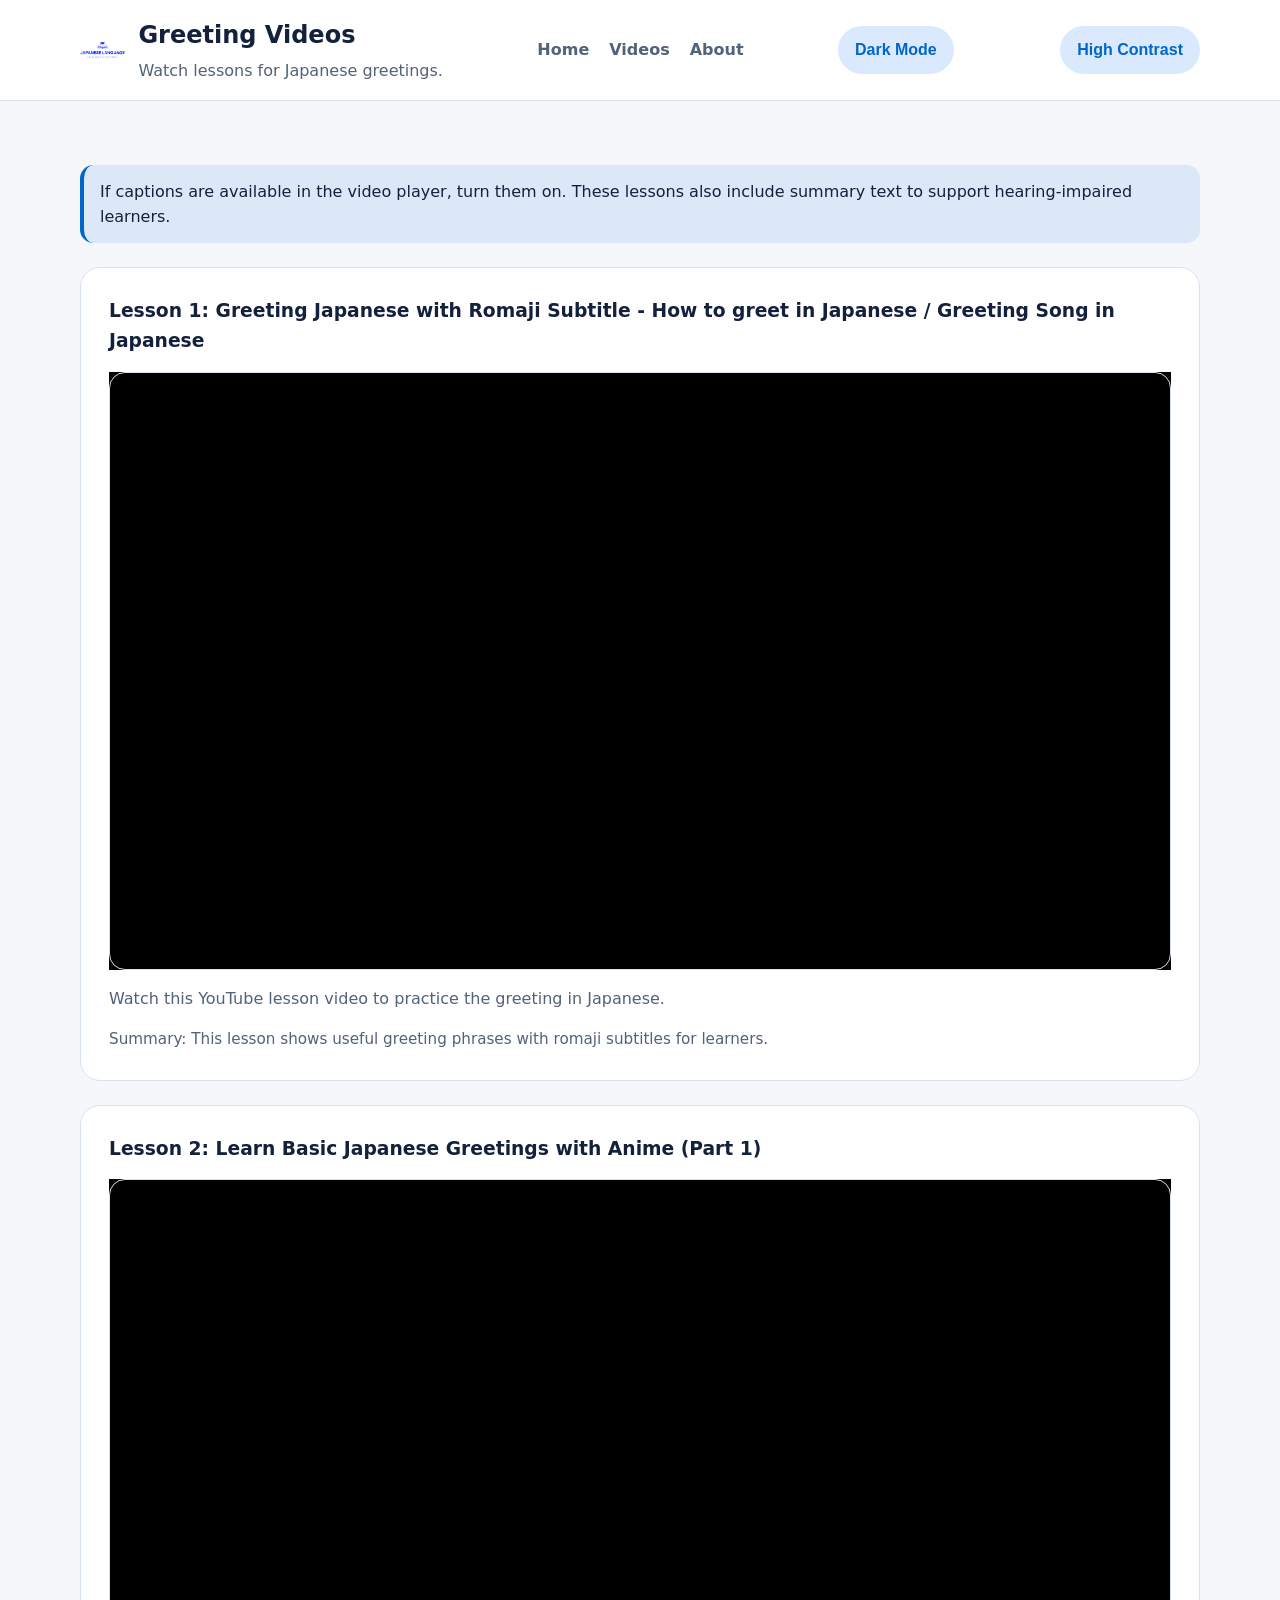
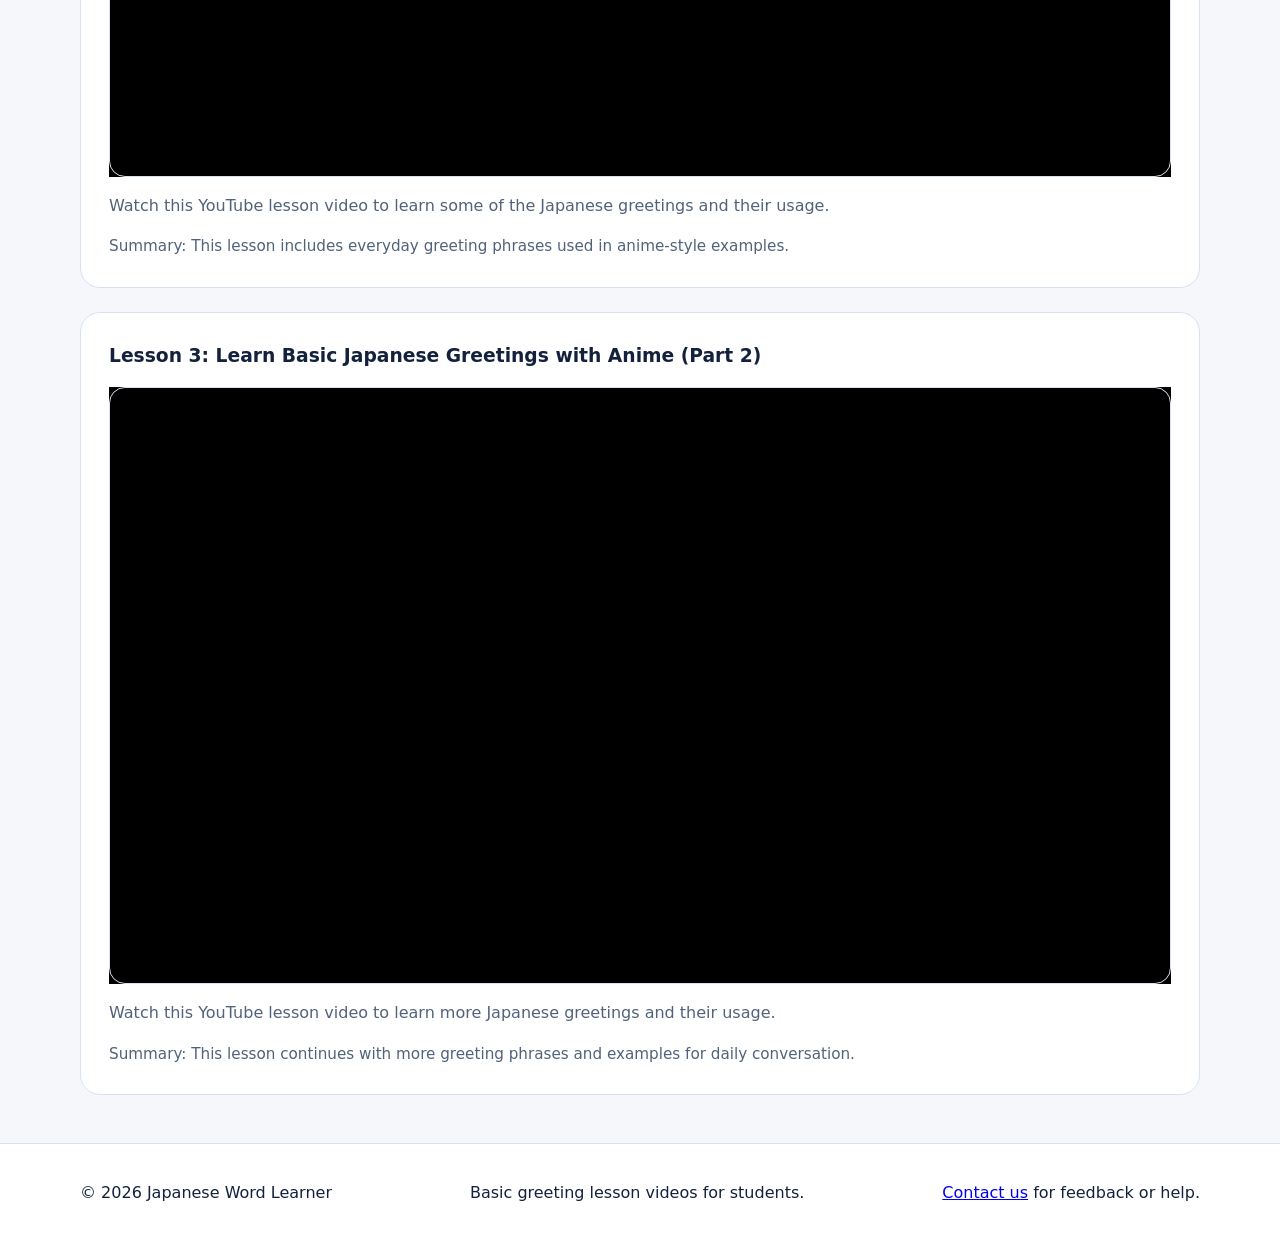
<file: video-greetings.html>
<!DOCTYPE html>
<html lang="en">
<head>
  <meta charset="UTF-8" />
  <meta name="viewport" content="width=device-width, initial-scale=1.0" />
  <title>Greeting Videos - Japanese Word Learner</title>
  <link rel="icon" href="image/high-resolution-color-logo.png" type="image/png" />
  <link rel="stylesheet" href="styles.css" />
  <script src="video-player.js" defer></script>
</head>
<body>
  <noscript>
    <div class="noscript-banner">
      <div class="container">
        <p>This page is best viewed with JavaScript enabled. Please enable JavaScript in your browser.</p>
      </div>
    </div>
  </noscript>
  <a class="skip-link" href="#main-content">Skip to main content</a>

  <header class="site-header">
    <div class="container header-inner">
      <div class="site-brand">
        <img src="image/high-resolution-color-logo.png" alt="Japanese Word Learner logo" class="site-logo" />
        <div>
          <h1>Greeting Videos</h1>
          <p>Watch lessons for Japanese greetings.</p>
        </div>
      </div>
      <nav class="main-nav" role="navigation" aria-label="Primary site navigation">
        <a href="index.html">Home</a>
        <a href="videos.html">Videos</a>
        <a href="about.html">About</a>
      </nav>
      <button id="themeToggle" class="theme-toggle" type="button">Dark Mode</button>
      <button id="contrastToggle" class="theme-toggle accessibility-toggle" type="button">High Contrast</button>
    </div>
  </header>

  <main id="main-content" tabindex="-1">
    <section class="section">
      <div class="container video-list">
        <p class="accessible-note">If captions are available in the video player, turn them on. These lessons also include summary text to support hearing-impaired learners.</p>
        <article class="video-card">
          <h3>Lesson 1: Greeting Japanese with Romaji Subtitle - How to greet in Japanese / Greeting Song in Japanese</h3>
          <div class="video-player" data-video-src="https://youtu.be/HpFL2SwSOrc?si=1qarQunRCKosvxpj" aria-label="Video lesson on Japanese greetings"></div>
          <p>Watch this YouTube lesson video to practice the greeting in Japanese.</p>
          <p class="video-caption">Summary: This lesson shows useful greeting phrases with romaji subtitles for learners.</p>
        </article>
        <article class="video-card">
          <h3>Lesson 2: Learn Basic Japanese Greetings with Anime (Part 1)</h3>
          <div class="video-player" data-video-src="https://youtu.be/Hx4efN5kvuM?si=N7KDfzcZJNDhNkbn" aria-label="Video lesson on basic Japanese greetings"></div>
          <p>Watch this YouTube lesson video to learn some of the Japanese greetings and their usage.</p>
          <p class="video-caption">Summary: This lesson includes everyday greeting phrases used in anime-style examples.</p>
        </article>
        <article class="video-card">
          <h3>Lesson 3: Learn Basic Japanese Greetings with Anime (Part 2)</h3>
          <div class="video-player" data-video-src="https://youtu.be/Tuhm8YUMhcU?si=lUvy1Svv6s-FTRzy" aria-label="Video lesson on Japanese greetings part two"></div>
          <p>Watch this YouTube lesson video to learn more Japanese greetings and their usage.</p>
          <p class="video-caption">Summary: This lesson continues with more greeting phrases and examples for daily conversation.</p>
        </article>
      </div>
    </section>
  </main>

  <footer class="site-footer">
    <div class="container footer-inner">
      <p>&copy; 2026 Japanese Word Learner</p>
      <p>Basic greeting lesson videos for students.</p>
      <p><a href="contact.html">Contact us</a> for feedback or help.</p>
    </div>
  </footer>
  <script src="script.js"></script>
</body>
</html>
</file>
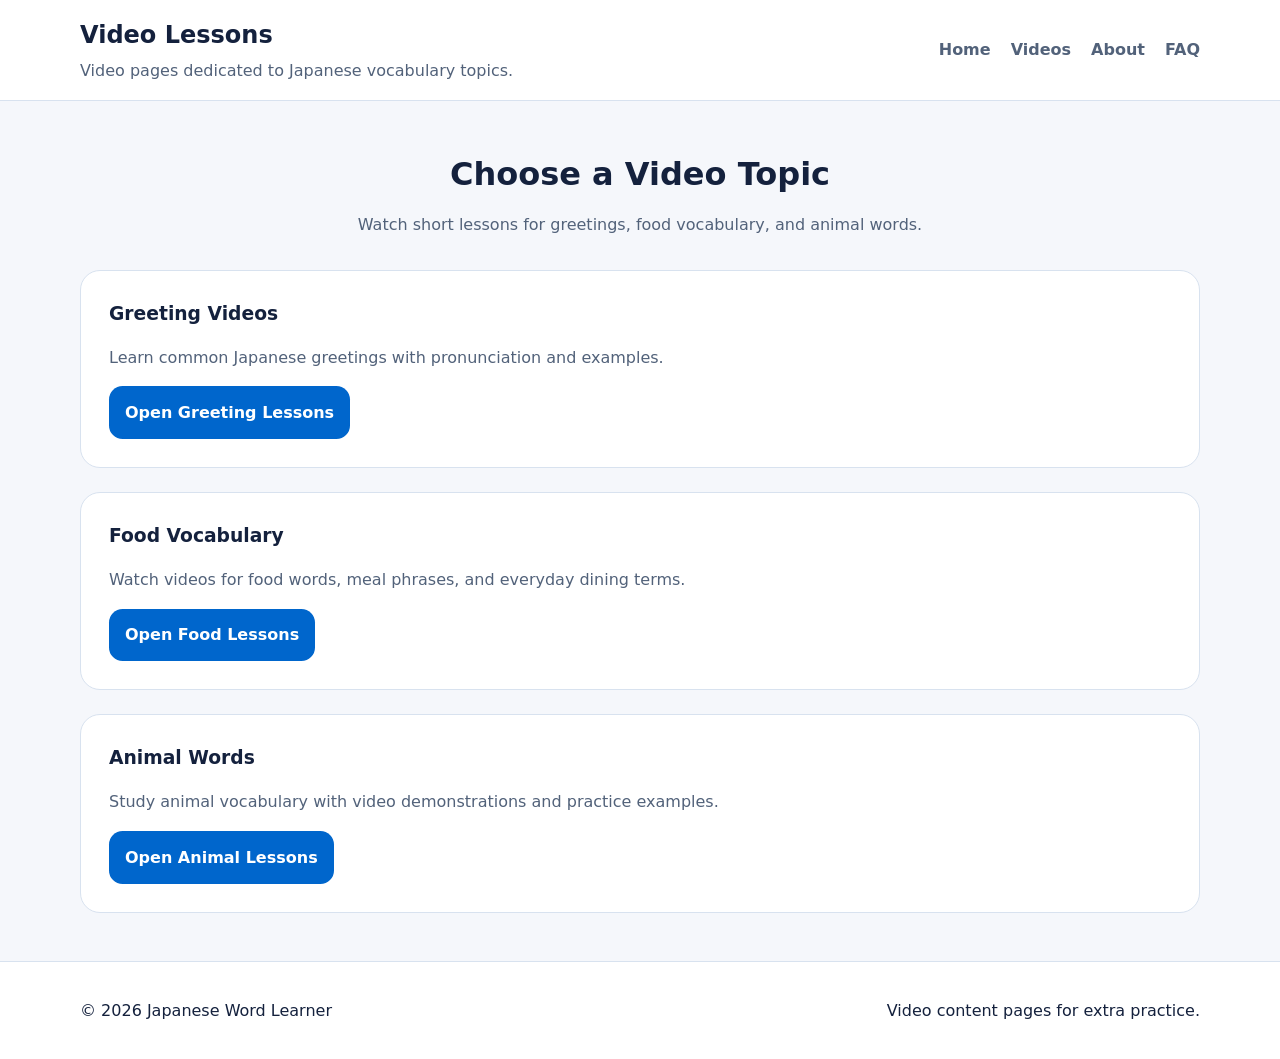
<file: videos.html>
<!DOCTYPE html>
<html lang="en">
<head>
  <meta charset="UTF-8" />
  <meta name="viewport" content="width=device-width, initial-scale=1.0" />
  <title>Video Lessons - Japanese Word Learner</title>
  <link rel="stylesheet" href="styles.css" />
</head>
<body>
  <noscript>
    <div class="noscript-banner">
      <div class="container">
        <p>This site works best with JavaScript enabled. Please enable JavaScript to use the interactive features.</p>
      </div>
    </div>
  </noscript>

  <header class="site-header">
    <div class="container header-inner">
      <div>
        <h1>Video Lessons</h1>
        <p>Video pages dedicated to Japanese vocabulary topics.</p>
      </div>
      <nav class="main-nav">
        <a href="index.html">Home</a>
        <a href="videos.html">Videos</a>
        <a href="about.html">About</a>
        <a href="faq.html">FAQ</a>
      </nav>
    </div>
  </header>

  <main>
    <section class="section">
      <div class="container">
        <div class="section-header">
          <h2>Choose a Video Topic</h2>
          <p>Watch short lessons for greetings, food vocabulary, and animal words.</p>
        </div>
        <div class="video-cards">
          <article class="video-card">
            <h3>Greeting Videos</h3>
            <p>Learn common Japanese greetings with pronunciation and examples.</p>
            <a class="card-button" href="video-greetings.html">Open Greeting Lessons</a>
          </article>
          <article class="video-card">
            <h3>Food Vocabulary</h3>
            <p>Watch videos for food words, meal phrases, and everyday dining terms.</p>
            <a class="card-button" href="video-food.html">Open Food Lessons</a>
          </article>
          <article class="video-card">
            <h3>Animal Words</h3>
            <p>Study animal vocabulary with video demonstrations and practice examples.</p>
            <a class="card-button" href="video-animals.html">Open Animal Lessons</a>
          </article>
        </div>
      </div>
    </section>
  </main>

  <footer class="site-footer">
    <div class="container footer-inner">
      <p>&copy; 2026 Japanese Word Learner</p>
      <p>Video content pages for extra practice.</p>
    </div>
  </footer>
</body>
</html>
</file>
<file: styles.css>
:root {
  --bg: #f5f7fb;
  --surface: #ffffff;
  --text: #14213d;
  --muted: #52627a;
  --primary: #0066cc;
  --primary-soft: #dbe9ff;
  --border: #d8e2ef;
  --header: #ffffff;
  --footer: #ffffff;
}

* {
  box-sizing: border-box;
}

html {
  scroll-behavior: smooth;
}

html,
body {
  margin: 0;
  font-family: Inter, system-ui, sans-serif;
  background: var(--bg);
  color: var(--text);
  transition: background-color 0.3s ease, color 0.3s ease;
}

body {
  line-height: 1.6;
}

.site-header,
.site-footer,
.hero-card,
.quiz-card,
.card,
.about-text,
.video-card,
.faq-item,
.category-button,
.option-button,
.member-photo-placeholder,
.button.secondary,
.card-button,
.sound-button {
  transition: background-color 0.3s ease, color 0.3s ease, border-color 0.3s ease;
}

.container {
  width: min(1120px, calc(100% - 2rem));
  margin: 0 auto;
}

.site-header {
  background: var(--header);
  border-bottom: 1px solid var(--border);
}

.noscript-banner {
  background: #fff7ed;
  border-bottom: 1px solid #fdba74;
  color: #7c2d12;
}

.noscript-banner .container {
  padding: 1rem 0;
}

.noscript-banner p {
  margin: 0;
  font-weight: 700;
}

.header-inner,
.footer-inner {
  display: flex;
  align-items: center;
  justify-content: space-between;
  gap: 1rem;
  padding: 1rem 0;
}

.header-inner h1 {
  margin: 0;
  font-size: 1.5rem;
}

.site-brand {
  display: flex;
  align-items: center;
  gap: 0.85rem;
}

.site-logo {
  width: 2.8rem;
  height: auto;
  border-radius: 0.75rem;
  object-fit: contain;
}

button,
.card-button,
.category-button,
.option-button,
.sound-button {
  min-height: 3rem;
  padding: 0.95rem 1.1rem;
  font-size: 1rem;
}

.header-inner p {
  margin: 0.25rem 0 0;
  color: var(--muted);
}

.main-nav {
  display: flex;
  gap: 1.25rem;
}

.main-nav a {
  color: var(--muted);
  text-decoration: none;
  font-weight: 700;
}

.main-nav a:hover,
.main-nav a:focus-visible,
.main-nav a.active {
  color: var(--primary);
}

.main-nav a.active {
  border-bottom: 2px solid var(--primary);
  padding-bottom: 0.1rem;
}

.skip-link {
  position: absolute;
  left: 1rem;
  top: 1rem;
  background: var(--surface);
  color: var(--primary);
  padding: 0.65rem 1rem;
  border: 1px solid var(--primary);
  border-radius: 999px;
  z-index: 10000;
  transform: translateY(-120%);
  transition: transform 0.25s ease, opacity 0.25s ease;
  opacity: 0;
}

.skip-link:focus,
.skip-link:hover {
  transform: translateY(0);
  opacity: 1;
}

button:focus-visible,
a:focus-visible {
  outline: 3px solid var(--primary);
  outline-offset: 3px;
}

.theme-toggle,
.accessibility-toggle {
  border: 1px solid transparent;
  background: var(--primary-soft);
  color: var(--primary);
  padding: 0.85rem 1rem;
  border-radius: 999px;
  cursor: pointer;
  font-weight: 700;
}

.accessibility-toggle {
  margin-left: 0.75rem;
}

body.high-contrast {
  background: #000;
  color: #fff;
}

body.high-contrast .site-header,
body.high-contrast .site-footer,
body.high-contrast .hero-card,
body.high-contrast .quiz-card,
body.high-contrast .card,
body.high-contrast .video-card,
body.high-contrast .faq-item {
  background: #000;
  color: #fff;
  border-color: #fff;
}

body.high-contrast .main-nav a,
body.high-contrast .main-nav a:hover,
body.high-contrast .main-nav a.active,
body.high-contrast .button.secondary,
body.high-contrast .theme-toggle,
body.high-contrast .accessibility-toggle,
body.high-contrast .card-button {
  color: #fff;
  background: #000;
  border-color: #fff;
}

body.high-contrast .theme-toggle:hover,
body.high-contrast .accessibility-toggle:hover,
body.high-contrast .card-button:hover {
  background: #fff;
  color: #000;
}


.theme-toggle {
  border: 1px solid transparent;
  background: var(--primary-soft);
  color: var(--primary);
  padding: 0.85rem 1rem;
  border-radius: 999px;
  cursor: pointer;
  font-weight: 700;
}

.theme-toggle:hover {
  background: var(--primary);
  color: #fff;
}

.loading-overlay {
  position: fixed;
  inset: 0;
  z-index: 9999;
  display: grid;
  place-items: center;
  background: rgba(15, 23, 42, 0.85);
  backdrop-filter: blur(4px);
  color: #fff;
  opacity: 1;
  transition: opacity 0.25s ease;
  pointer-events: auto;
}

.loading-overlay.loaded {
  opacity: 0;
  pointer-events: none;
}

.loading-inner {
  text-align: center;
}

.loading-inner .spinner {
  width: 3rem;
  height: 3rem;
  border: 4px solid rgba(255, 255, 255, 0.25);
  border-top-color: #fff;
  border-radius: 50%;
  animation: spinner 0.8s linear infinite;
  margin: 0 auto 1rem;
}

.loading-inner p {
  margin: 0;
  font-weight: 700;
}

@keyframes spinner {
  to {
    transform: rotate(360deg);
  }
}

.hero {
  padding: 3.5rem 0;
}

.hero-grid {
  display: grid;
  grid-template-columns: 1.6fr 1fr;
  gap: 2rem;
  align-items: start;
}

.eyebrow {
  display: inline-block;
  text-transform: uppercase;
  letter-spacing: 0.18em;
  color: var(--primary);
  font-weight: 700;
  margin-bottom: 1rem;
}

.hero h2 {
  margin: 0;
  font-size: clamp(2rem, 4vw, 3rem);
}

.hero p {
  max-width: 42rem;
  color: var(--muted);
  margin: 1.25rem 0 0;
}

.hero button {
  margin-top: 1.75rem;
  padding: 1rem 1.75rem;
  border: none;
  border-radius: 0.9rem;
  background: var(--primary);
  color: #fff;
  font-weight: 700;
  cursor: pointer;
}

.hero-card,
.quiz-card,
.feature-card,
.card,
.about-text {
  background: var(--surface);
}

.hero-card {
  border: 1px solid var(--border);
  border-radius: 1.5rem;
  padding: 2rem;
  box-shadow: 0 18px 50px rgba(20, 33, 61, 0.08);
}

.hero-card h3 {
  margin-top: 0;
}

.hero-card ul {
  margin: 1rem 0 0;
  padding-left: 1.2rem;
  color: var(--muted);
}

.section {
  padding: 3rem 0;
}

.section-header {
  text-align: center;
  margin-bottom: 2rem;
}

.section-header h2 {
  margin: 0;
  font-size: 2rem;
}

.section-header p {
  margin: 0.75rem auto 0;
  color: var(--muted);
  max-width: 44rem;
}

.category-buttons {
  display: flex;
  flex-wrap: wrap;
  gap: 0.75rem;
  justify-content: center;
  margin-bottom: 1.75rem;
}

.category-button {
  border: 1px solid var(--border);
  background: #fff;
  color: var(--text);
  padding: 0.9rem 1.2rem;
  border-radius: 999px;
  cursor: pointer;
  transition: transform 0.2s ease, background 0.2s ease, border-color 0.2s ease, color 0.2s ease;
}

body.dark .category-button {
  background: var(--primary);
  color: #fff;
  border-color: var(--primary);
}

.category-button:hover,
.category-button.active {
  background: var(--primary-soft);
  border-color: var(--primary);
  color: var(--primary);
  transform: translateY(-2px);
}

body.dark .category-button:hover,
body.dark .category-button.active {
  background: rgba(96, 165, 250, 0.25);
  border-color: #93c5fd;
  color: #fff;
}

.cards-grid {
  display: grid;
  grid-template-columns: repeat(auto-fit, minmax(240px, 1fr));
  gap: 1.5rem;
}

.card {
  border: 1px solid var(--border);
  border-radius: 1.25rem;
  padding: 1.5rem;
  display: grid;
  gap: 1rem;
}

.card h3 {
  margin: 0;
  font-size: 1.3rem;
}

.card p {
  margin: 0;
  color: var(--muted);
}

.card-image {
  width: 100%;
  border-radius: 0.75rem;
  display: none;
  margin-top: 0.6rem;
  border: 1px solid var(--border);
}

.card .reading {
  color: var(--primary);
  font-weight: 700;
}

.card-header {
  display: flex;
  align-items: center;
  justify-content: space-between;
  gap: 1rem;
}

.sound-button {
  border: none;
  background: var(--primary-soft);
  color: var(--primary);
  width: 2.5rem;
  height: 2.5rem;
  border-radius: 50%;
  cursor: pointer;
  font-size: 1rem;
  display: flex;
  align-items: center;
  justify-content: center;
  line-height: 1;
}

.sound-button:hover {
  background: var(--primary);
  color: #fff;
}

.card button {
  border: none;
  background: var(--primary);
  color: #fff;
  padding: 0.85rem 1rem;
  border-radius: 0.85rem;
  cursor: pointer;
}

.hero-actions {
  display: flex;
  gap: 1rem;
  flex-wrap: wrap;
  margin-top: 1.5rem;
}

button.secondary {
  background: transparent;
  color: var(--primary);
  border: 1px solid var(--primary);
}

.video-list,
.video-cards {
  display: grid;
  gap: 1.5rem;
}

.video-card {
  border: 1px solid var(--border);
  border-radius: 1.25rem;
  padding: 1.75rem;
  background: var(--surface);
  display: grid;
  gap: 1rem;
}

.video-card h3 {
  margin: 0;
}

.video-card p {
  margin: 0;
  color: var(--muted);
}

.accessible-note {
  margin: 1rem 0 0;
  color: var(--text);
  background: rgba(0, 102, 204, 0.1);
  border-left: 4px solid var(--primary);
  padding: 0.85rem 1rem;
  border-radius: 0.85rem;
}

.video-caption {
  margin: 0.75rem 0 0;
  color: var(--text);
  font-size: 0.95rem;
}

.faq-list {
  display: grid;
  gap: 1rem;
}

.faq-item {
  border: 1px solid var(--border);
  border-radius: 1.25rem;
  background: var(--surface);
  padding: 1.2rem 1.5rem;
}

.faq-item summary {
  cursor: pointer;
  font-weight: 700;
  color: var(--text);
  list-style: none;
}

.faq-item summary::-webkit-details-marker {
  display: none;
}

.faq-item summary::after {
  content: "+";
  float: right;
  color: var(--primary);
  font-size: 1.3rem;
  line-height: 1;
}

.faq-item[open] summary::after {
  content: "−";
}

.faq-item p {
  margin: 1rem 0 0;
  color: var(--muted);
}

.video-card a,
.card-button {
  display: inline-flex;
  align-items: center;
  justify-content: center;
  padding: 0.85rem 1rem;
  border-radius: 0.85rem;
  background: var(--primary);
  color: #fff;
  text-decoration: none;
  font-weight: 700;
}

.video-card a:hover,
.card-button:hover {
  opacity: 0.95;
}
.video-card a {
  justify-self: start;
}

.member-photo-placeholder {
  width: 100%;
  min-height: 220px;
  border-radius: 1rem;
  border: 2px dashed var(--border);
  background: var(--bg);
  color: var(--muted);
  display: flex;
  align-items: center;
  justify-content: center;
  text-align: center;
  font-weight: 700;
  margin-bottom: 0.5rem;
}

video,
.video-player iframe {
  width: 100%;
  height: 100%;
  border-radius: 1rem;
  border: 1px solid var(--border);
}

.video-player {
  position: relative;
  width: 100%;
  aspect-ratio: 16 / 9;
  overflow: hidden;
  background: #000;
}

.video-player iframe,
.video-player video {
  display: block;
  width: 100%;
  height: 100%;
}

.quiz-card {
  margin: 0 auto;
  max-width: 640px;
  border: 1px solid var(--border);
  border-radius: 1.5rem;
  padding: 2rem;
  box-shadow: 0 18px 50px rgba(20, 33, 61, 0.06);
  text-align: center;
  background: var(--surface);
}

.quiz-type {
  margin: 0 0 0.75rem;
  color: var(--muted);
  font-weight: 600;
}

.quiz-word {
  margin: 0 0 1.5rem;
  font-size: 2rem;
  letter-spacing: 0.04em;
}

.quiz-image {
  width: 100%;
  max-width: 480px;
  height: auto;
  border-radius: 1rem;
  border: 1px solid var(--border);
  margin: 0.5rem auto 1rem;
  display: block;
}

.quiz-options {
  display: grid;
  gap: 1rem;
  margin-bottom: 1.25rem;
}

.option-button {
  padding: 0.95rem 1rem;
  border-radius: 0.95rem;
  border: 1px solid var(--border);
  background: var(--surface);
  color: var(--text);
  cursor: pointer;
  transition: background 0.2s ease, border-color 0.2s ease, color 0.2s ease;
}

.option-button:hover {
  background: rgba(96, 165, 250, 0.18);
}

.option-button.correct {
  background: #d1fae5;
  border-color: #10b981;
}

.option-button.incorrect {
  background: #fee2e2;
  border-color: #ef4444;
}

.quiz-feedback {
  min-height: 2rem;
  color: var(--muted);
  font-weight: 700;
}

#nextQuestionBtn {
  margin-top: 1rem;
  padding: 0.95rem 1.5rem;
  background: var(--primary);
  color: #fff;
  border: none;
  border-radius: 0.95rem;
  cursor: pointer;
}

body.dark .quiz-card {
  border-color: #475569;
  box-shadow: 0 18px 50px rgba(15, 23, 42, 0.5);
}

body.dark .option-button {
  background: #1f2937;
  color: #f8fafc;
  border-color: #334155;
}

body.dark .option-button:hover {
  background: rgba(96, 165, 250, 0.25);
}

body.dark .option-button.correct {
  background: #164e63;
  border-color: #38bdf8;
  color: #f8fafc;
}

body.dark .option-button.incorrect {
  background: #7f1d1d;
  border-color: #fca5a5;
  color: #f8fafc;
}

body.dark #nextQuestionBtn {
  background: #3b82f6;
}

.about-text {
  border: 1px solid var(--border);
  border-radius: 1.25rem;
  padding: 1.75rem;
  color: var(--muted);
}

.site-footer {
  background: var(--footer);
  border-top: 1px solid var(--border);
}

body.dark {
  --bg: #111827;
  --surface: #1f2937;
  --text: #f8fafc;
  --muted: #cbd5e1;
  --primary: #60a5fa;
  --primary-soft: rgba(96, 165, 250, 0.16);
  --border: #334155;
  --header: #111827;
  --footer: #111827;
  background: var(--bg);
  color: var(--text);
}

.footer-inner {
  justify-content: space-between;
  padding: 1.25rem 0;
}

@media (max-width: 860px) {
  .hero-grid {
    grid-template-columns: 1fr;
  }
}

@media (max-width: 680px) {
  .header-inner,
  .footer-inner {
    flex-direction: column;
    align-items: flex-start;
  }

  .main-nav {
    flex-wrap: wrap;
  }
}
</file>
